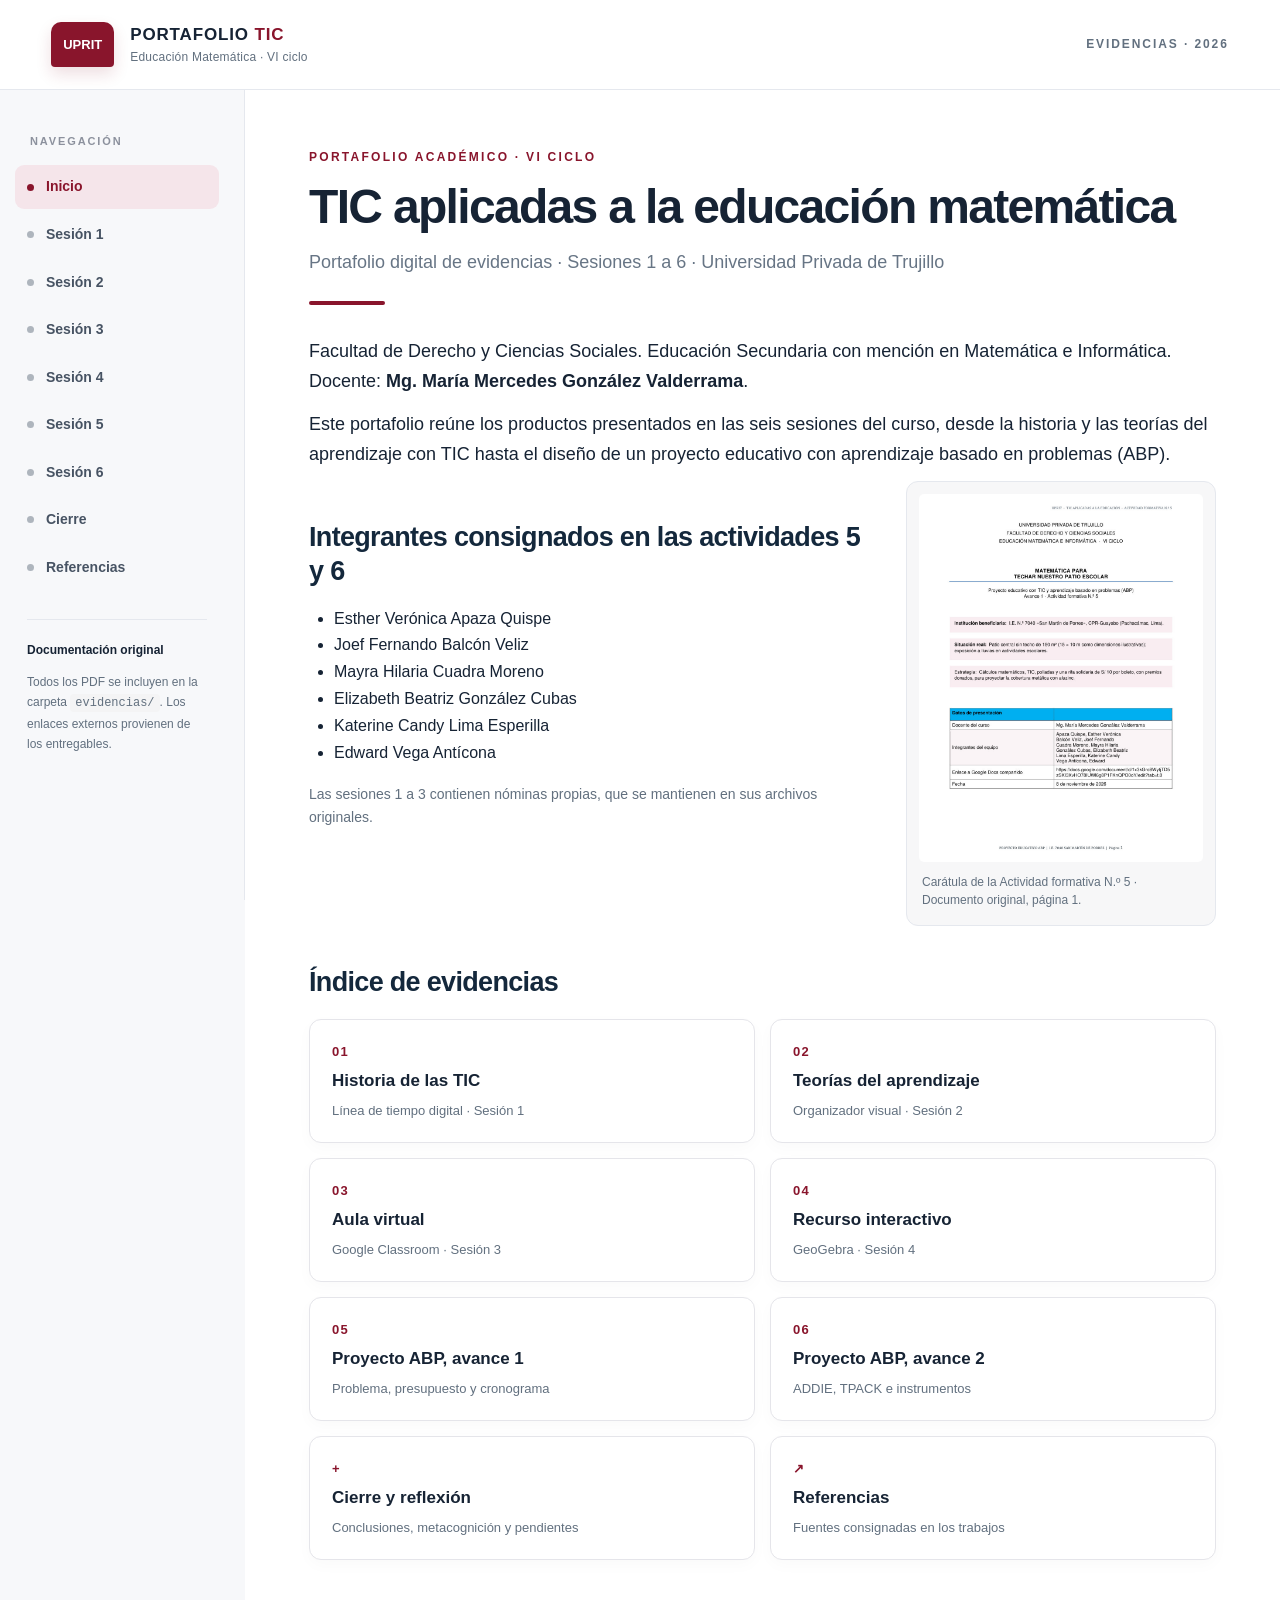
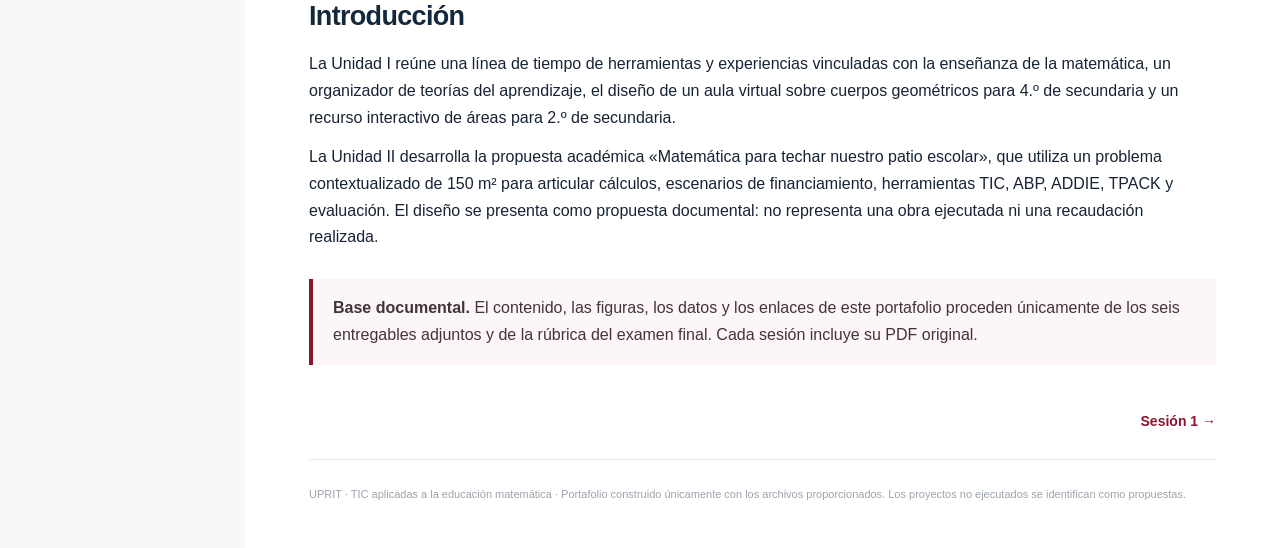
<file: PORTAFOLIO_TIC_GOOGLE_SITES/index.html>
<!DOCTYPE html>
<html lang="es"><head><meta charset="utf-8"><meta name="viewport" content="width=device-width, initial-scale=1"><title>TIC aplicadas a la educación matemática · Portafolio TIC</title><link rel="stylesheet" href="estilos.css"><meta name="description" content="Portafolio de evidencias de TIC aplicadas a la Educación Matemática, sesiones 1 a 6."></head>
<body><a href="#main" class="skip">Saltar al contenido</a><header class="top"><a class="brand" href="index.html"><span class="seal">UPRIT</span><span>PORTAFOLIO <b>TIC</b><small>Educación Matemática · VI ciclo</small></span></a><span class="top-right">EVIDENCIAS · 2026</span></header>
<div class="shell"><aside class="side"><div class="side-heading">NAVEGACIÓN</div><nav aria-label="Navegación principal"><a class="navlink selected" href="index.html" aria-current="page"><span class="navdot"></span>Inicio</a><a class="navlink " href="sesion1.html" ><span class="navdot"></span>Sesión 1</a><a class="navlink " href="sesion2.html" ><span class="navdot"></span>Sesión 2</a><a class="navlink " href="sesion3.html" ><span class="navdot"></span>Sesión 3</a><a class="navlink " href="sesion4.html" ><span class="navdot"></span>Sesión 4</a><a class="navlink " href="sesion5.html" ><span class="navdot"></span>Sesión 5</a><a class="navlink " href="sesion6.html" ><span class="navdot"></span>Sesión 6</a><a class="navlink " href="cierre.html" ><span class="navdot"></span>Cierre</a><a class="navlink " href="referencias.html" ><span class="navdot"></span>Referencias</a></nav><div class="side-bottom"><b>Documentación original</b><p>Todos los PDF se incluyen en la carpeta <code>evidencias/</code>. Los enlaces externos provienen de los entregables.</p></div></aside>
<main id="main"><div class="eyebrow">PORTAFOLIO ACADÉMICO · VI CICLO</div><h1>TIC aplicadas a la educación matemática</h1><p class="subtitle">Portafolio digital de evidencias · Sesiones 1 a 6 · Universidad Privada de Trujillo</p><div class="accentline"></div><article>
<section class="lead"><p>Facultad de Derecho y Ciencias Sociales. Educación Secundaria con mención en Matemática e Informática. Docente: <strong>Mg. María Mercedes González Valderrama</strong>.</p><p>Este portafolio reúne los productos presentados en las seis sesiones del curso, desde la historia y las teorías del aprendizaje con TIC hasta el diseño de un proyecto educativo con aprendizaje basado en problemas (ABP).</p></section>
<div class="split"><div><h2>Integrantes consignados en las actividades 5 y 6</h2><ul><li>Esther Verónica Apaza Quispe</li><li>Joef Fernando Balcón Veliz</li><li>Mayra Hilaria Cuadra Moreno</li><li>Elizabeth Beatriz González Cubas</li><li>Katerine Candy Lima Esperilla</li><li>Edward Vega Antícona</li></ul><p class="muted">Las sesiones 1 a 3 contienen nóminas propias, que se mantienen en sus archivos originales.</p></div><figure class="source-figure "><a href="evidencias/sesion-5.pdf#page=1" target="_blank" rel="noopener"><img loading="lazy" src="imagenes/s5-p1.jpg" alt="Carátula de la Actividad formativa N.º 5"></a><figcaption>Carátula de la Actividad formativa N.º 5 · Documento original, página 1.</figcaption></figure></div>
<h2>Índice de evidencias</h2>
<div class="cards">
<a class="tile" href="sesion1.html"><span>01</span><strong>Historia de las TIC</strong><small>Línea de tiempo digital · Sesión 1</small></a>
<a class="tile" href="sesion2.html"><span>02</span><strong>Teorías del aprendizaje</strong><small>Organizador visual · Sesión 2</small></a>
<a class="tile" href="sesion3.html"><span>03</span><strong>Aula virtual</strong><small>Google Classroom · Sesión 3</small></a>
<a class="tile" href="sesion4.html"><span>04</span><strong>Recurso interactivo</strong><small>GeoGebra · Sesión 4</small></a>
<a class="tile" href="sesion5.html"><span>05</span><strong>Proyecto ABP, avance 1</strong><small>Problema, presupuesto y cronograma</small></a>
<a class="tile" href="sesion6.html"><span>06</span><strong>Proyecto ABP, avance 2</strong><small>ADDIE, TPACK e instrumentos</small></a>
<a class="tile" href="cierre.html"><span>+</span><strong>Cierre y reflexión</strong><small>Conclusiones, metacognición y pendientes</small></a>
<a class="tile" href="referencias.html"><span>↗</span><strong>Referencias</strong><small>Fuentes consignadas en los trabajos</small></a>
</div>
<h2>Introducción</h2>
<p>La Unidad I reúne una línea de tiempo de herramientas y experiencias vinculadas con la enseñanza de la matemática, un organizador de teorías del aprendizaje, el diseño de un aula virtual sobre cuerpos geométricos para 4.º de secundaria y un recurso interactivo de áreas para 2.º de secundaria.</p>
<p>La Unidad II desarrolla la propuesta académica «Matemática para techar nuestro patio escolar», que utiliza un problema contextualizado de 150 m² para articular cálculos, escenarios de financiamiento, herramientas TIC, ABP, ADDIE, TPACK y evaluación. El diseño se presenta como propuesta documental: no representa una obra ejecutada ni una recaudación realizada.</p>
<div class="callout"><strong>Base documental.</strong> El contenido, las figuras, los datos y los enlaces de este portafolio proceden únicamente de los seis entregables adjuntos y de la rúbrica del examen final. Cada sesión incluye su PDF original.</div>
</article><div class="pager"><span></span><a href="sesion1.html">Sesión 1 →</a></div><footer>UPRIT · TIC aplicadas a la educación matemática · Portafolio construido únicamente con los archivos proporcionados. Los proyectos no ejecutados se identifican como propuestas.</footer></main></div></body></html>
</file>
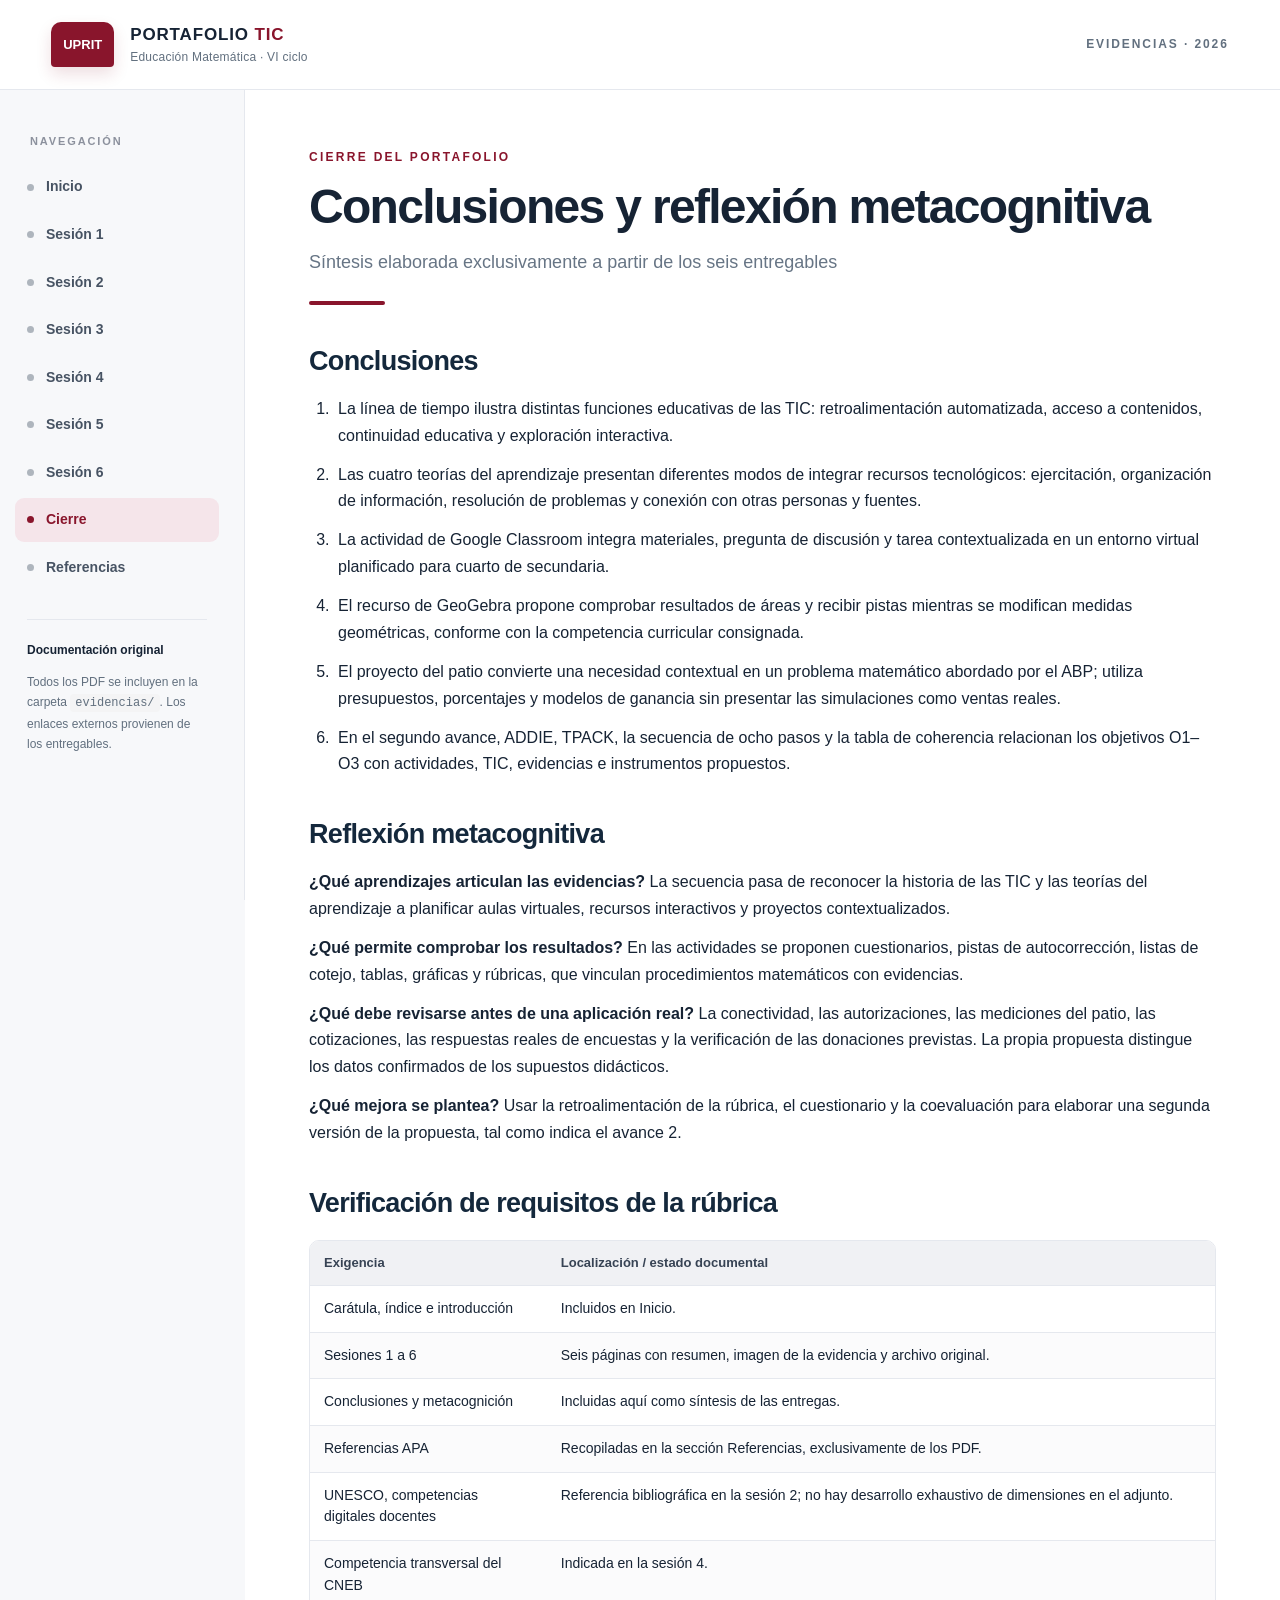
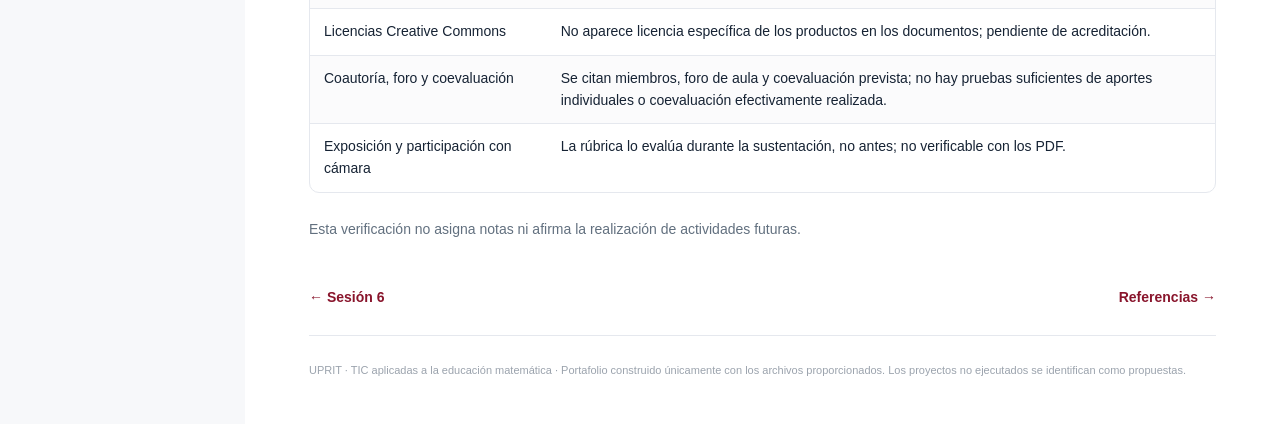
<file: PORTAFOLIO_TIC_GOOGLE_SITES/cierre.html>
<!DOCTYPE html>
<html lang="es"><head><meta charset="utf-8"><meta name="viewport" content="width=device-width, initial-scale=1"><title>Conclusiones y reflexión metacognitiva · Portafolio TIC</title><link rel="stylesheet" href="estilos.css"><meta name="description" content="Portafolio de evidencias de TIC aplicadas a la Educación Matemática, sesiones 1 a 6."></head>
<body><a href="#main" class="skip">Saltar al contenido</a><header class="top"><a class="brand" href="index.html"><span class="seal">UPRIT</span><span>PORTAFOLIO <b>TIC</b><small>Educación Matemática · VI ciclo</small></span></a><span class="top-right">EVIDENCIAS · 2026</span></header>
<div class="shell"><aside class="side"><div class="side-heading">NAVEGACIÓN</div><nav aria-label="Navegación principal"><a class="navlink " href="index.html" ><span class="navdot"></span>Inicio</a><a class="navlink " href="sesion1.html" ><span class="navdot"></span>Sesión 1</a><a class="navlink " href="sesion2.html" ><span class="navdot"></span>Sesión 2</a><a class="navlink " href="sesion3.html" ><span class="navdot"></span>Sesión 3</a><a class="navlink " href="sesion4.html" ><span class="navdot"></span>Sesión 4</a><a class="navlink " href="sesion5.html" ><span class="navdot"></span>Sesión 5</a><a class="navlink " href="sesion6.html" ><span class="navdot"></span>Sesión 6</a><a class="navlink selected" href="cierre.html" aria-current="page"><span class="navdot"></span>Cierre</a><a class="navlink " href="referencias.html" ><span class="navdot"></span>Referencias</a></nav><div class="side-bottom"><b>Documentación original</b><p>Todos los PDF se incluyen en la carpeta <code>evidencias/</code>. Los enlaces externos provienen de los entregables.</p></div></aside>
<main id="main"><div class="eyebrow">CIERRE DEL PORTAFOLIO</div><h1>Conclusiones y reflexión metacognitiva</h1><p class="subtitle">Síntesis elaborada exclusivamente a partir de los seis entregables</p><div class="accentline"></div><article>
<h2>Conclusiones</h2>
<ol class="conclusions">
<li>La línea de tiempo ilustra distintas funciones educativas de las TIC: retroalimentación automatizada, acceso a contenidos, continuidad educativa y exploración interactiva.</li>
<li>Las cuatro teorías del aprendizaje presentan diferentes modos de integrar recursos tecnológicos: ejercitación, organización de información, resolución de problemas y conexión con otras personas y fuentes.</li>
<li>La actividad de Google Classroom integra materiales, pregunta de discusión y tarea contextualizada en un entorno virtual planificado para cuarto de secundaria.</li>
<li>El recurso de GeoGebra propone comprobar resultados de áreas y recibir pistas mientras se modifican medidas geométricas, conforme con la competencia curricular consignada.</li>
<li>El proyecto del patio convierte una necesidad contextual en un problema matemático abordado por el ABP; utiliza presupuestos, porcentajes y modelos de ganancia sin presentar las simulaciones como ventas reales.</li>
<li>En el segundo avance, ADDIE, TPACK, la secuencia de ocho pasos y la tabla de coherencia relacionan los objetivos O1–O3 con actividades, TIC, evidencias e instrumentos propuestos.</li>
</ol>
<h2>Reflexión metacognitiva</h2>
<p><strong>¿Qué aprendizajes articulan las evidencias?</strong> La secuencia pasa de reconocer la historia de las TIC y las teorías del aprendizaje a planificar aulas virtuales, recursos interactivos y proyectos contextualizados.</p>
<p><strong>¿Qué permite comprobar los resultados?</strong> En las actividades se proponen cuestionarios, pistas de autocorrección, listas de cotejo, tablas, gráficas y rúbricas, que vinculan procedimientos matemáticos con evidencias.</p>
<p><strong>¿Qué debe revisarse antes de una aplicación real?</strong> La conectividad, las autorizaciones, las mediciones del patio, las cotizaciones, las respuestas reales de encuestas y la verificación de las donaciones previstas. La propia propuesta distingue los datos confirmados de los supuestos didácticos.</p>
<p><strong>¿Qué mejora se plantea?</strong> Usar la retroalimentación de la rúbrica, el cuestionario y la coevaluación para elaborar una segunda versión de la propuesta, tal como indica el avance 2.</p>
<h2>Verificación de requisitos de la rúbrica</h2>
<div class="scroll-table"><table><thead><tr><th>Exigencia</th><th>Localización / estado documental</th></tr></thead><tbody>
<tr><td>Carátula, índice e introducción</td><td>Incluidos en Inicio.</td></tr>
<tr><td>Sesiones 1 a 6</td><td>Seis páginas con resumen, imagen de la evidencia y archivo original.</td></tr>
<tr><td>Conclusiones y metacognición</td><td>Incluidas aquí como síntesis de las entregas.</td></tr>
<tr><td>Referencias APA</td><td>Recopiladas en la sección Referencias, exclusivamente de los PDF.</td></tr>
<tr><td>UNESCO, competencias digitales docentes</td><td>Referencia bibliográfica en la sesión 2; no hay desarrollo exhaustivo de dimensiones en el adjunto.</td></tr>
<tr><td>Competencia transversal del CNEB</td><td>Indicada en la sesión 4.</td></tr>
<tr><td>Licencias Creative Commons</td><td>No aparece licencia específica de los productos en los documentos; pendiente de acreditación.</td></tr>
<tr><td>Coautoría, foro y coevaluación</td><td>Se citan miembros, foro de aula y coevaluación prevista; no hay pruebas suficientes de aportes individuales o coevaluación efectivamente realizada.</td></tr>
<tr><td>Exposición y participación con cámara</td><td>La rúbrica lo evalúa durante la sustentación, no antes; no verificable con los PDF.</td></tr>
</tbody></table></div>
<p class="muted">Esta verificación no asigna notas ni afirma la realización de actividades futuras.</p>
</article><div class="pager"><a href="sesion6.html">← Sesión 6</a><span></span><a href="referencias.html">Referencias →</a></div><footer>UPRIT · TIC aplicadas a la educación matemática · Portafolio construido únicamente con los archivos proporcionados. Los proyectos no ejecutados se identifican como propuestas.</footer></main></div></body></html>
</file>
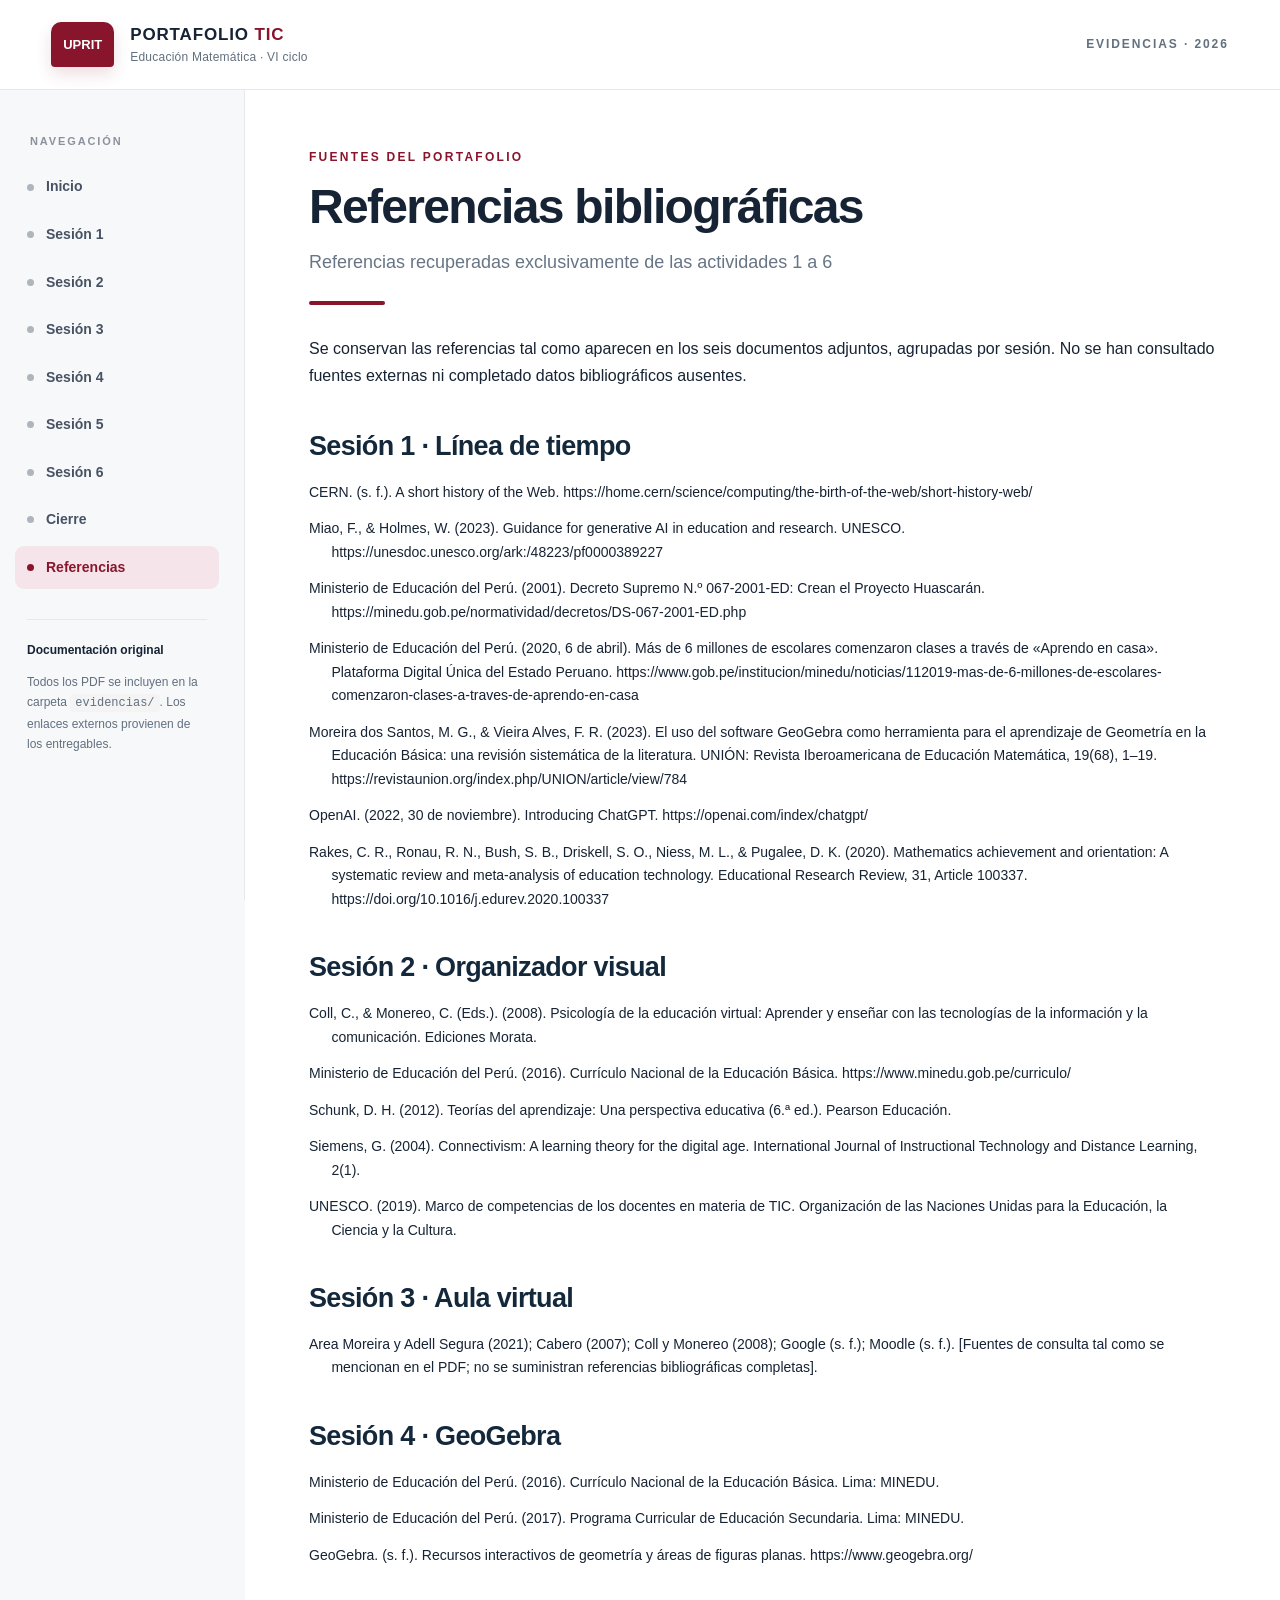
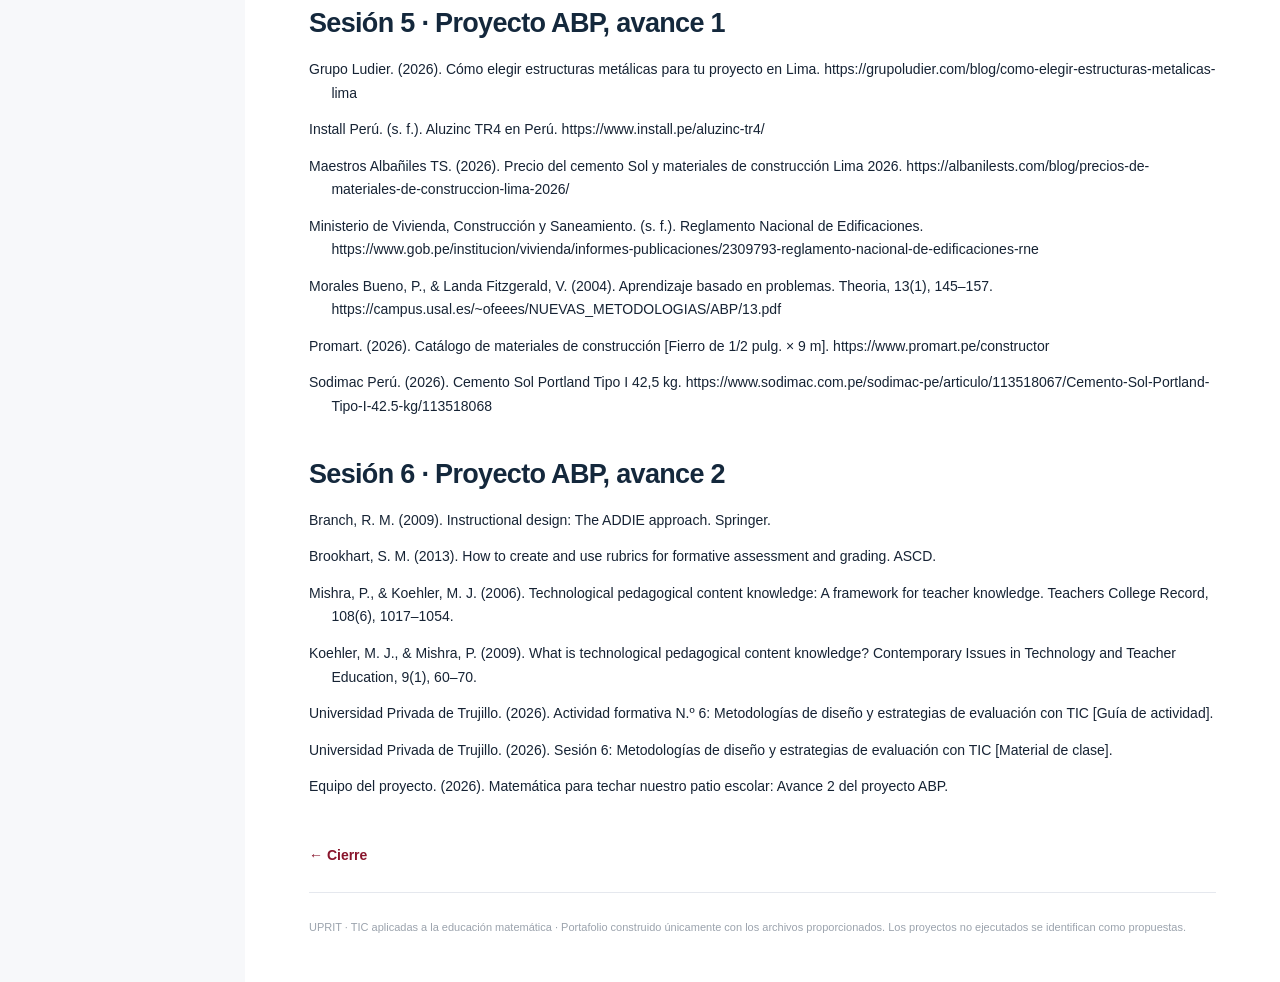
<file: PORTAFOLIO_TIC_GOOGLE_SITES/referencias.html>
<!DOCTYPE html>
<html lang="es"><head><meta charset="utf-8"><meta name="viewport" content="width=device-width, initial-scale=1"><title>Referencias bibliográficas · Portafolio TIC</title><link rel="stylesheet" href="estilos.css"><meta name="description" content="Portafolio de evidencias de TIC aplicadas a la Educación Matemática, sesiones 1 a 6."></head>
<body><a href="#main" class="skip">Saltar al contenido</a><header class="top"><a class="brand" href="index.html"><span class="seal">UPRIT</span><span>PORTAFOLIO <b>TIC</b><small>Educación Matemática · VI ciclo</small></span></a><span class="top-right">EVIDENCIAS · 2026</span></header>
<div class="shell"><aside class="side"><div class="side-heading">NAVEGACIÓN</div><nav aria-label="Navegación principal"><a class="navlink " href="index.html" ><span class="navdot"></span>Inicio</a><a class="navlink " href="sesion1.html" ><span class="navdot"></span>Sesión 1</a><a class="navlink " href="sesion2.html" ><span class="navdot"></span>Sesión 2</a><a class="navlink " href="sesion3.html" ><span class="navdot"></span>Sesión 3</a><a class="navlink " href="sesion4.html" ><span class="navdot"></span>Sesión 4</a><a class="navlink " href="sesion5.html" ><span class="navdot"></span>Sesión 5</a><a class="navlink " href="sesion6.html" ><span class="navdot"></span>Sesión 6</a><a class="navlink " href="cierre.html" ><span class="navdot"></span>Cierre</a><a class="navlink selected" href="referencias.html" aria-current="page"><span class="navdot"></span>Referencias</a></nav><div class="side-bottom"><b>Documentación original</b><p>Todos los PDF se incluyen en la carpeta <code>evidencias/</code>. Los enlaces externos provienen de los entregables.</p></div></aside>
<main id="main"><div class="eyebrow">FUENTES DEL PORTAFOLIO</div><h1>Referencias bibliográficas</h1><p class="subtitle">Referencias recuperadas exclusivamente de las actividades 1 a 6</p><div class="accentline"></div><article><p>Se conservan las referencias tal como aparecen en los seis documentos adjuntos, agrupadas por sesión. No se han consultado fuentes externas ni completado datos bibliográficos ausentes.</p><h2>Sesión 1 · Línea de tiempo</h2><div class="references"><p>CERN. (s. f.). A short history of the Web. https://home.cern/science/computing/the-birth-of-the-web/short-history-web/</p><p>Miao, F., &amp; Holmes, W. (2023). Guidance for generative AI in education and research. UNESCO. https://unesdoc.unesco.org/ark:/48223/pf0000389227</p><p>Ministerio de Educación del Perú. (2001). Decreto Supremo N.º 067-2001-ED: Crean el Proyecto Huascarán. https://minedu.gob.pe/normatividad/decretos/DS-067-2001-ED.php</p><p>Ministerio de Educación del Perú. (2020, 6 de abril). Más de 6 millones de escolares comenzaron clases a través de «Aprendo en casa». Plataforma Digital Única del Estado Peruano. https://www.gob.pe/institucion/minedu/noticias/112019-mas-de-6-millones-de-escolares-comenzaron-clases-a-traves-de-aprendo-en-casa</p><p>Moreira dos Santos, M. G., &amp; Vieira Alves, F. R. (2023). El uso del software GeoGebra como herramienta para el aprendizaje de Geometría en la Educación Básica: una revisión sistemática de la literatura. UNIÓN: Revista Iberoamericana de Educación Matemática, 19(68), 1–19. https://revistaunion.org/index.php/UNION/article/view/784</p><p>OpenAI. (2022, 30 de noviembre). Introducing ChatGPT. https://openai.com/index/chatgpt/</p><p>Rakes, C. R., Ronau, R. N., Bush, S. B., Driskell, S. O., Niess, M. L., &amp; Pugalee, D. K. (2020). Mathematics achievement and orientation: A systematic review and meta-analysis of education technology. Educational Research Review, 31, Article 100337. https://doi.org/10.1016/j.edurev.2020.100337</p></div><h2>Sesión 2 · Organizador visual</h2><div class="references"><p>Coll, C., &amp; Monereo, C. (Eds.). (2008). Psicología de la educación virtual: Aprender y enseñar con las tecnologías de la información y la comunicación. Ediciones Morata.</p><p>Ministerio de Educación del Perú. (2016). Currículo Nacional de la Educación Básica. https://www.minedu.gob.pe/curriculo/</p><p>Schunk, D. H. (2012). Teorías del aprendizaje: Una perspectiva educativa (6.ª ed.). Pearson Educación.</p><p>Siemens, G. (2004). Connectivism: A learning theory for the digital age. International Journal of Instructional Technology and Distance Learning, 2(1).</p><p>UNESCO. (2019). Marco de competencias de los docentes en materia de TIC. Organización de las Naciones Unidas para la Educación, la Ciencia y la Cultura.</p></div><h2>Sesión 3 · Aula virtual</h2><div class="references"><p>Area Moreira y Adell Segura (2021); Cabero (2007); Coll y Monereo (2008); Google (s. f.); Moodle (s. f.). [Fuentes de consulta tal como se mencionan en el PDF; no se suministran referencias bibliográficas completas].</p></div><h2>Sesión 4 · GeoGebra</h2><div class="references"><p>Ministerio de Educación del Perú. (2016). Currículo Nacional de la Educación Básica. Lima: MINEDU.</p><p>Ministerio de Educación del Perú. (2017). Programa Curricular de Educación Secundaria. Lima: MINEDU.</p><p>GeoGebra. (s. f.). Recursos interactivos de geometría y áreas de figuras planas. https://www.geogebra.org/</p></div><h2>Sesión 5 · Proyecto ABP, avance 1</h2><div class="references"><p>Grupo Ludier. (2026). Cómo elegir estructuras metálicas para tu proyecto en Lima. https://grupoludier.com/blog/como-elegir-estructuras-metalicas-lima</p><p>Install Perú. (s. f.). Aluzinc TR4 en Perú. https://www.install.pe/aluzinc-tr4/</p><p>Maestros Albañiles TS. (2026). Precio del cemento Sol y materiales de construcción Lima 2026. https://albanilests.com/blog/precios-de-materiales-de-construccion-lima-2026/</p><p>Ministerio de Vivienda, Construcción y Saneamiento. (s. f.). Reglamento Nacional de Edificaciones. https://www.gob.pe/institucion/vivienda/informes-publicaciones/2309793-reglamento-nacional-de-edificaciones-rne</p><p>Morales Bueno, P., &amp; Landa Fitzgerald, V. (2004). Aprendizaje basado en problemas. Theoria, 13(1), 145–157. https://campus.usal.es/~ofeees/NUEVAS_METODOLOGIAS/ABP/13.pdf</p><p>Promart. (2026). Catálogo de materiales de construcción [Fierro de 1/2 pulg. × 9 m]. https://www.promart.pe/constructor</p><p>Sodimac Perú. (2026). Cemento Sol Portland Tipo I 42,5 kg. https://www.sodimac.com.pe/sodimac-pe/articulo/113518067/Cemento-Sol-Portland-Tipo-I-42.5-kg/113518068</p></div><h2>Sesión 6 · Proyecto ABP, avance 2</h2><div class="references"><p>Branch, R. M. (2009). Instructional design: The ADDIE approach. Springer.</p><p>Brookhart, S. M. (2013). How to create and use rubrics for formative assessment and grading. ASCD.</p><p>Mishra, P., &amp; Koehler, M. J. (2006). Technological pedagogical content knowledge: A framework for teacher knowledge. Teachers College Record, 108(6), 1017–1054.</p><p>Koehler, M. J., &amp; Mishra, P. (2009). What is technological pedagogical content knowledge? Contemporary Issues in Technology and Teacher Education, 9(1), 60–70.</p><p>Universidad Privada de Trujillo. (2026). Actividad formativa N.º 6: Metodologías de diseño y estrategias de evaluación con TIC [Guía de actividad].</p><p>Universidad Privada de Trujillo. (2026). Sesión 6: Metodologías de diseño y estrategias de evaluación con TIC [Material de clase].</p><p>Equipo del proyecto. (2026). Matemática para techar nuestro patio escolar: Avance 2 del proyecto ABP.</p></div></article><div class="pager"><a href="cierre.html">← Cierre</a><span></span></div><footer>UPRIT · TIC aplicadas a la educación matemática · Portafolio construido únicamente con los archivos proporcionados. Los proyectos no ejecutados se identifican como propuestas.</footer></main></div></body></html>
</file>
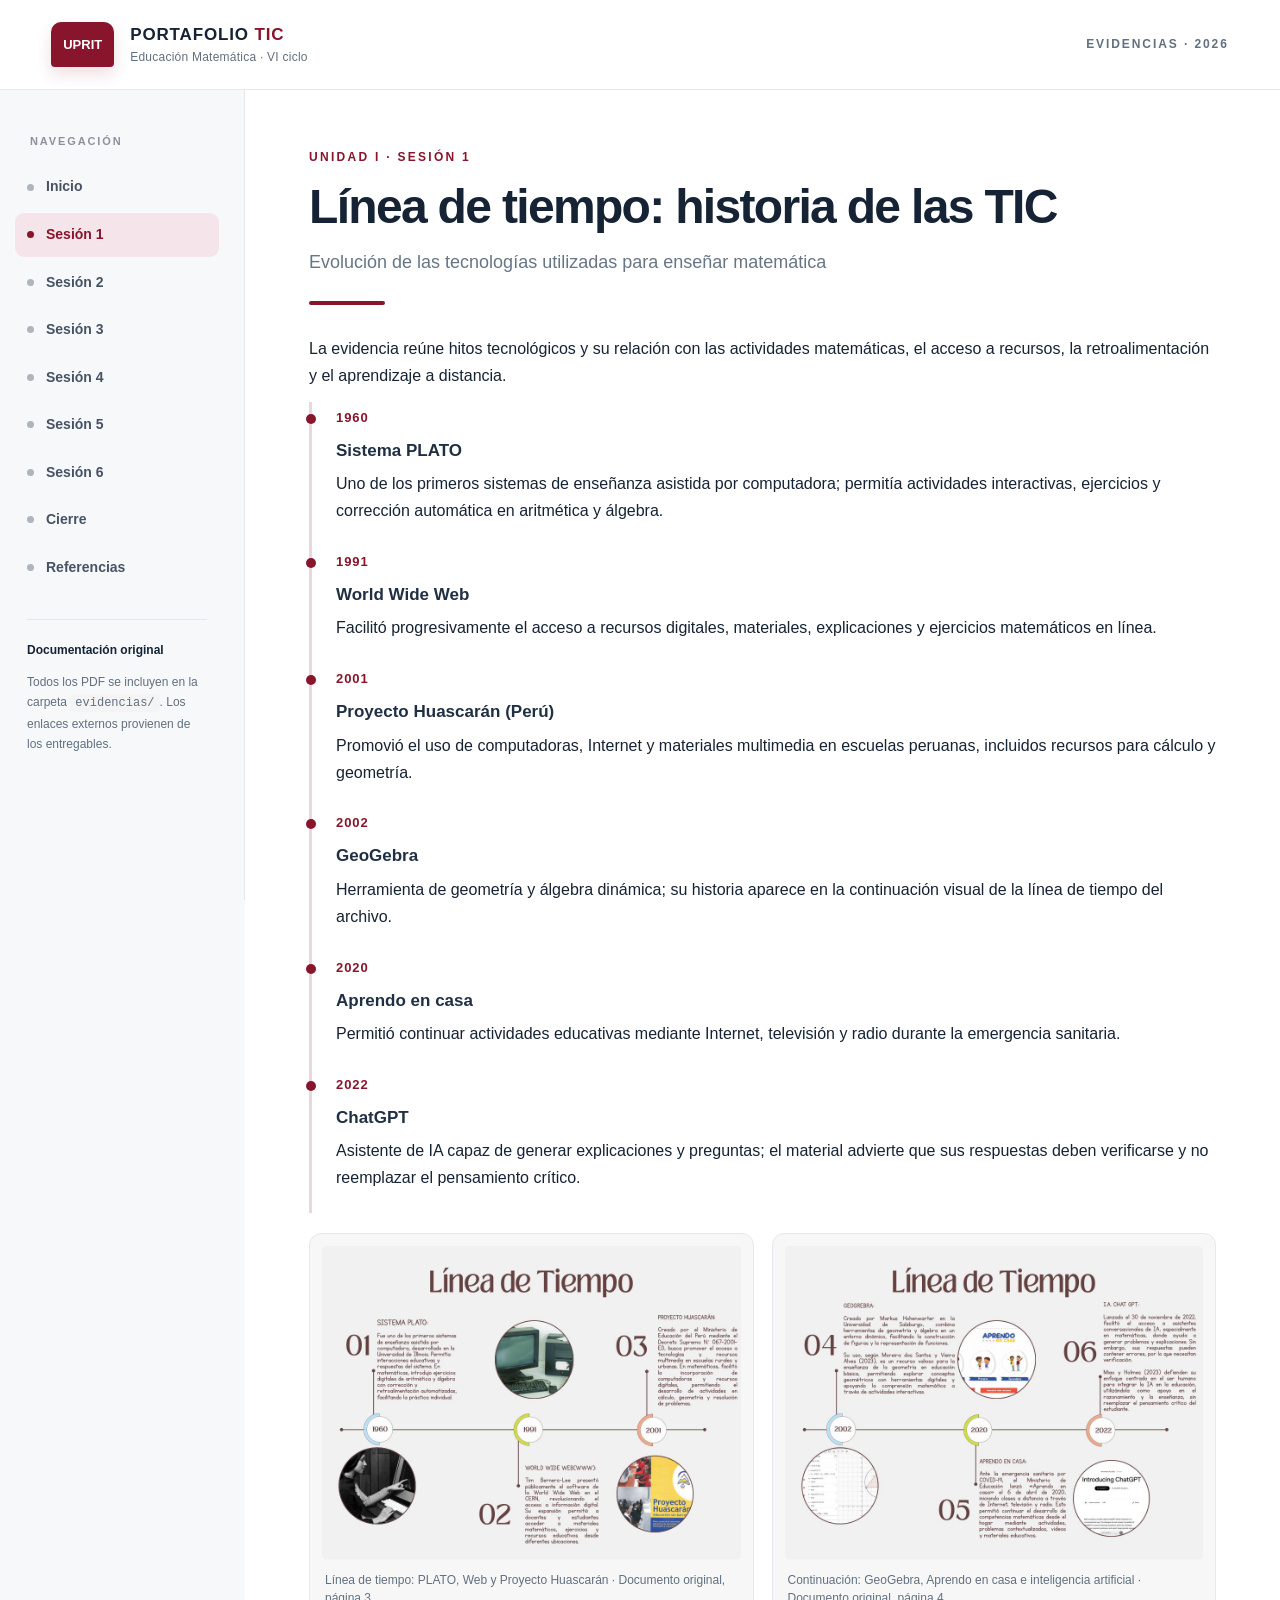
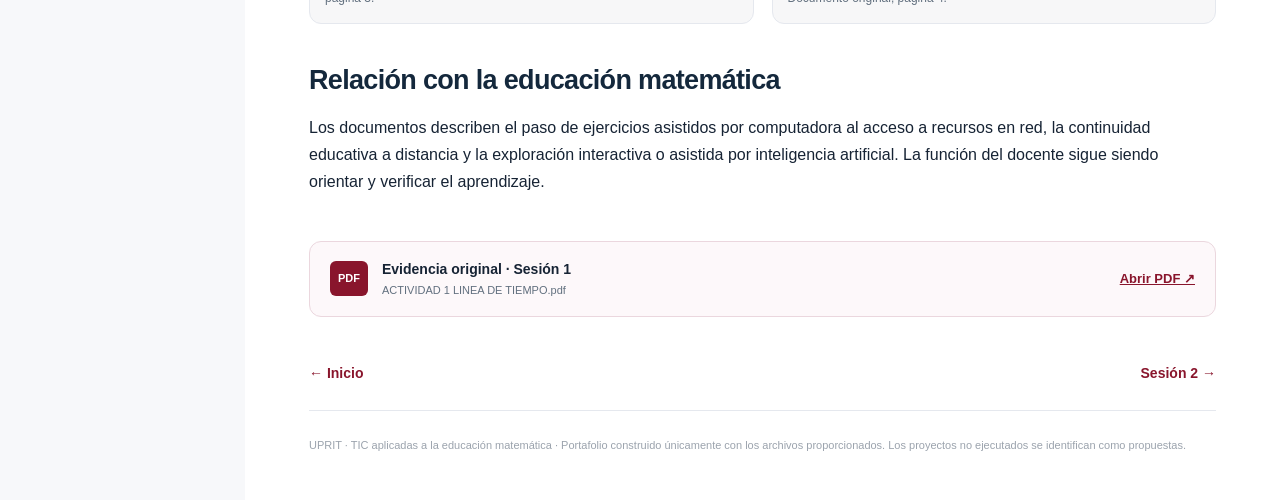
<file: PORTAFOLIO_TIC_GOOGLE_SITES/sesion1.html>
<!DOCTYPE html>
<html lang="es"><head><meta charset="utf-8"><meta name="viewport" content="width=device-width, initial-scale=1"><title>Línea de tiempo: historia de las TIC · Portafolio TIC</title><link rel="stylesheet" href="estilos.css"><meta name="description" content="Portafolio de evidencias de TIC aplicadas a la Educación Matemática, sesiones 1 a 6."></head>
<body><a href="#main" class="skip">Saltar al contenido</a><header class="top"><a class="brand" href="index.html"><span class="seal">UPRIT</span><span>PORTAFOLIO <b>TIC</b><small>Educación Matemática · VI ciclo</small></span></a><span class="top-right">EVIDENCIAS · 2026</span></header>
<div class="shell"><aside class="side"><div class="side-heading">NAVEGACIÓN</div><nav aria-label="Navegación principal"><a class="navlink " href="index.html" ><span class="navdot"></span>Inicio</a><a class="navlink selected" href="sesion1.html" aria-current="page"><span class="navdot"></span>Sesión 1</a><a class="navlink " href="sesion2.html" ><span class="navdot"></span>Sesión 2</a><a class="navlink " href="sesion3.html" ><span class="navdot"></span>Sesión 3</a><a class="navlink " href="sesion4.html" ><span class="navdot"></span>Sesión 4</a><a class="navlink " href="sesion5.html" ><span class="navdot"></span>Sesión 5</a><a class="navlink " href="sesion6.html" ><span class="navdot"></span>Sesión 6</a><a class="navlink " href="cierre.html" ><span class="navdot"></span>Cierre</a><a class="navlink " href="referencias.html" ><span class="navdot"></span>Referencias</a></nav><div class="side-bottom"><b>Documentación original</b><p>Todos los PDF se incluyen en la carpeta <code>evidencias/</code>. Los enlaces externos provienen de los entregables.</p></div></aside>
<main id="main"><div class="eyebrow">UNIDAD I · SESIÓN 1</div><h1>Línea de tiempo: historia de las TIC</h1><p class="subtitle">Evolución de las tecnologías utilizadas para enseñar matemática</p><div class="accentline"></div><article>
<p>La evidencia reúne hitos tecnológicos y su relación con las actividades matemáticas, el acceso a recursos, la retroalimentación y el aprendizaje a distancia.</p>
<div class="timeline">
<div><time>1960</time><h3>Sistema PLATO</h3><p>Uno de los primeros sistemas de enseñanza asistida por computadora; permitía actividades interactivas, ejercicios y corrección automática en aritmética y álgebra.</p></div>
<div><time>1991</time><h3>World Wide Web</h3><p>Facilitó progresivamente el acceso a recursos digitales, materiales, explicaciones y ejercicios matemáticos en línea.</p></div>
<div><time>2001</time><h3>Proyecto Huascarán (Perú)</h3><p>Promovió el uso de computadoras, Internet y materiales multimedia en escuelas peruanas, incluidos recursos para cálculo y geometría.</p></div>
<div><time>2002</time><h3>GeoGebra</h3><p>Herramienta de geometría y álgebra dinámica; su historia aparece en la continuación visual de la línea de tiempo del archivo.</p></div>
<div><time>2020</time><h3>Aprendo en casa</h3><p>Permitió continuar actividades educativas mediante Internet, televisión y radio durante la emergencia sanitaria.</p></div>
<div><time>2022</time><h3>ChatGPT</h3><p>Asistente de IA capaz de generar explicaciones y preguntas; el material advierte que sus respuestas deben verificarse y no reemplazar el pensamiento crítico.</p></div>
</div>
<div class="gallery"><figure class="source-figure "><a href="evidencias/sesion-1.pdf#page=3" target="_blank" rel="noopener"><img loading="lazy" src="imagenes/s1-p3.jpg" alt="Línea de tiempo: PLATO, Web y Proyecto Huascarán"></a><figcaption>Línea de tiempo: PLATO, Web y Proyecto Huascarán · Documento original, página 3.</figcaption></figure><figure class="source-figure "><a href="evidencias/sesion-1.pdf#page=4" target="_blank" rel="noopener"><img loading="lazy" src="imagenes/s1-p4.jpg" alt="Continuación: GeoGebra, Aprendo en casa e inteligencia artificial"></a><figcaption>Continuación: GeoGebra, Aprendo en casa e inteligencia artificial · Documento original, página 4.</figcaption></figure></div>
<h2>Relación con la educación matemática</h2><p>Los documentos describen el paso de ejercicios asistidos por computadora al acceso a recursos en red, la continuidad educativa a distancia y la exploración interactiva o asistida por inteligencia artificial. La función del docente sigue siendo orientar y verificar el aprendizaje.</p>
</article><div class="evidence-banner"><span class="file-symbol">PDF</span><div><strong>Evidencia original · Sesión 1</strong><small>ACTIVIDAD 1 LINEA DE TIEMPO.pdf</small></div><a href="evidencias/sesion-1.pdf" target="_blank" rel="noopener">Abrir PDF ↗</a></div><div class="pager"><a href="index.html">← Inicio</a><span></span><a href="sesion2.html">Sesión 2 →</a></div><footer>UPRIT · TIC aplicadas a la educación matemática · Portafolio construido únicamente con los archivos proporcionados. Los proyectos no ejecutados se identifican como propuestas.</footer></main></div></body></html>
</file>
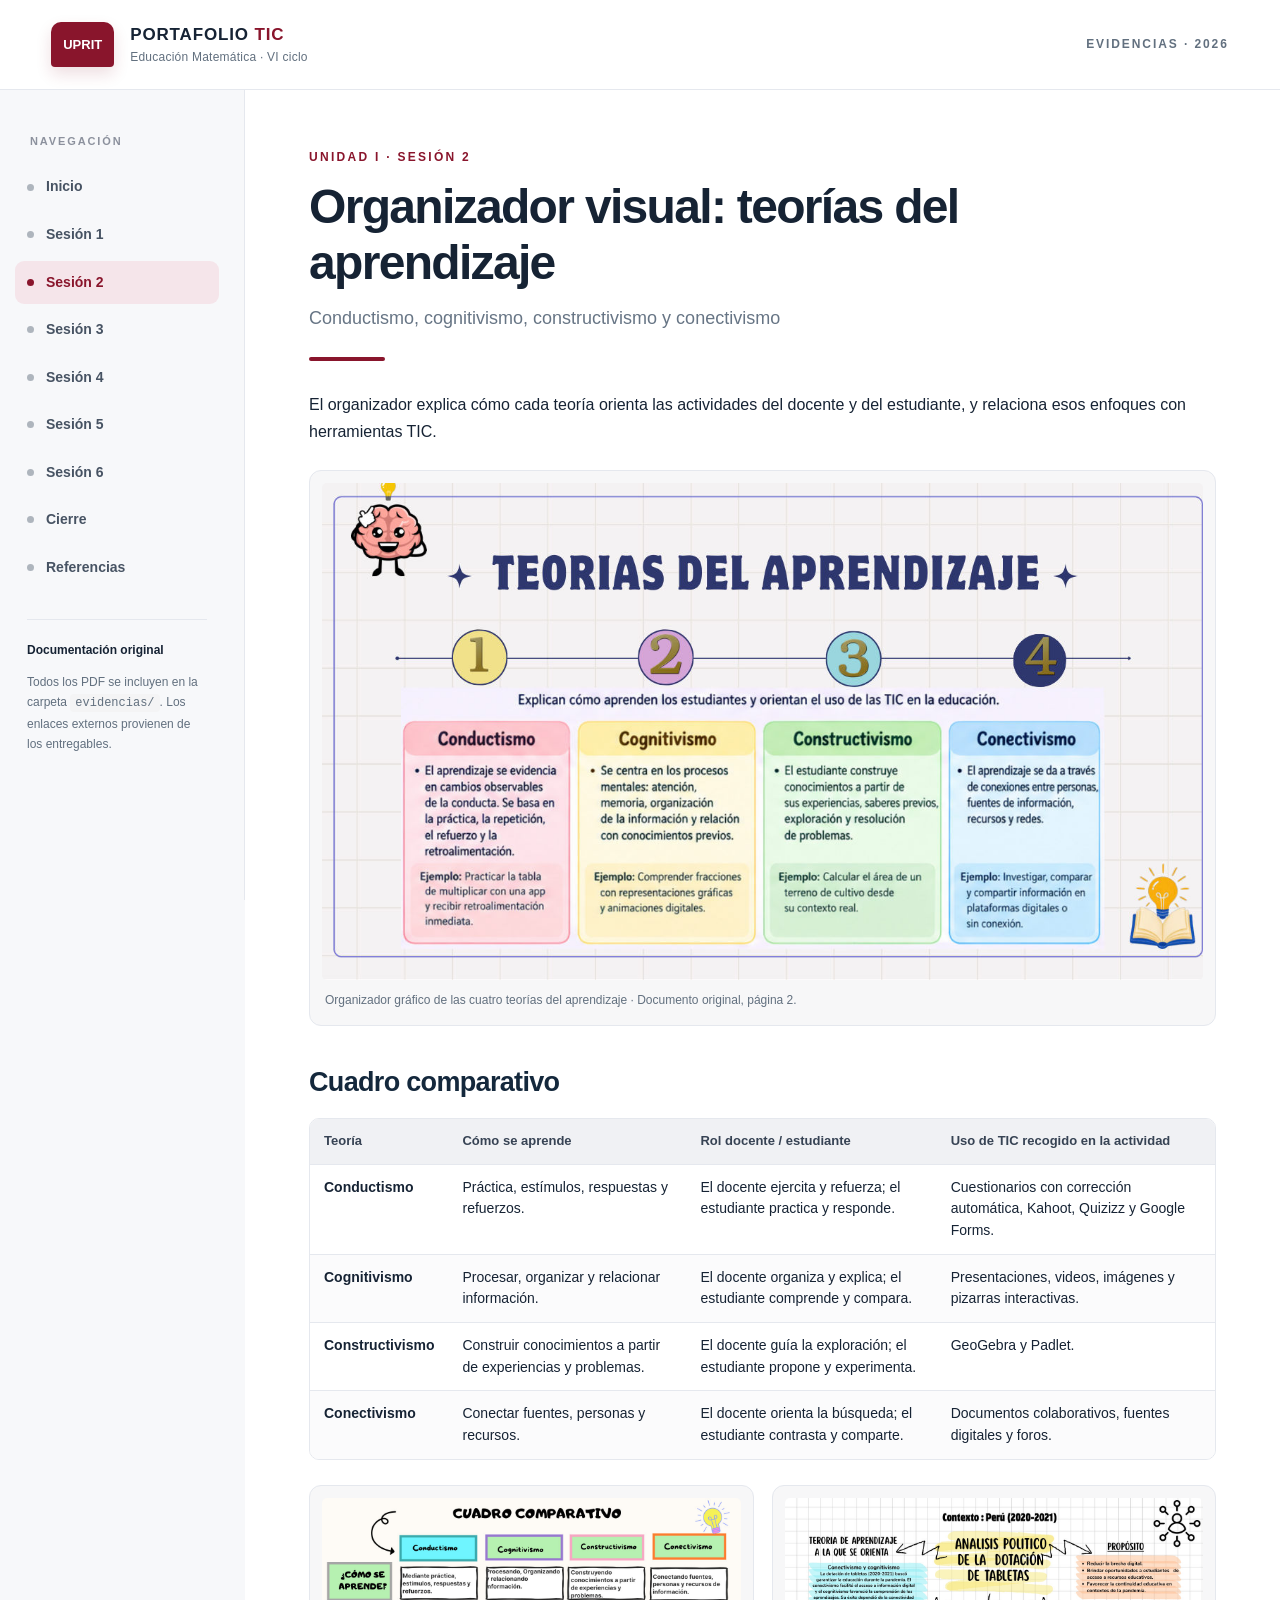
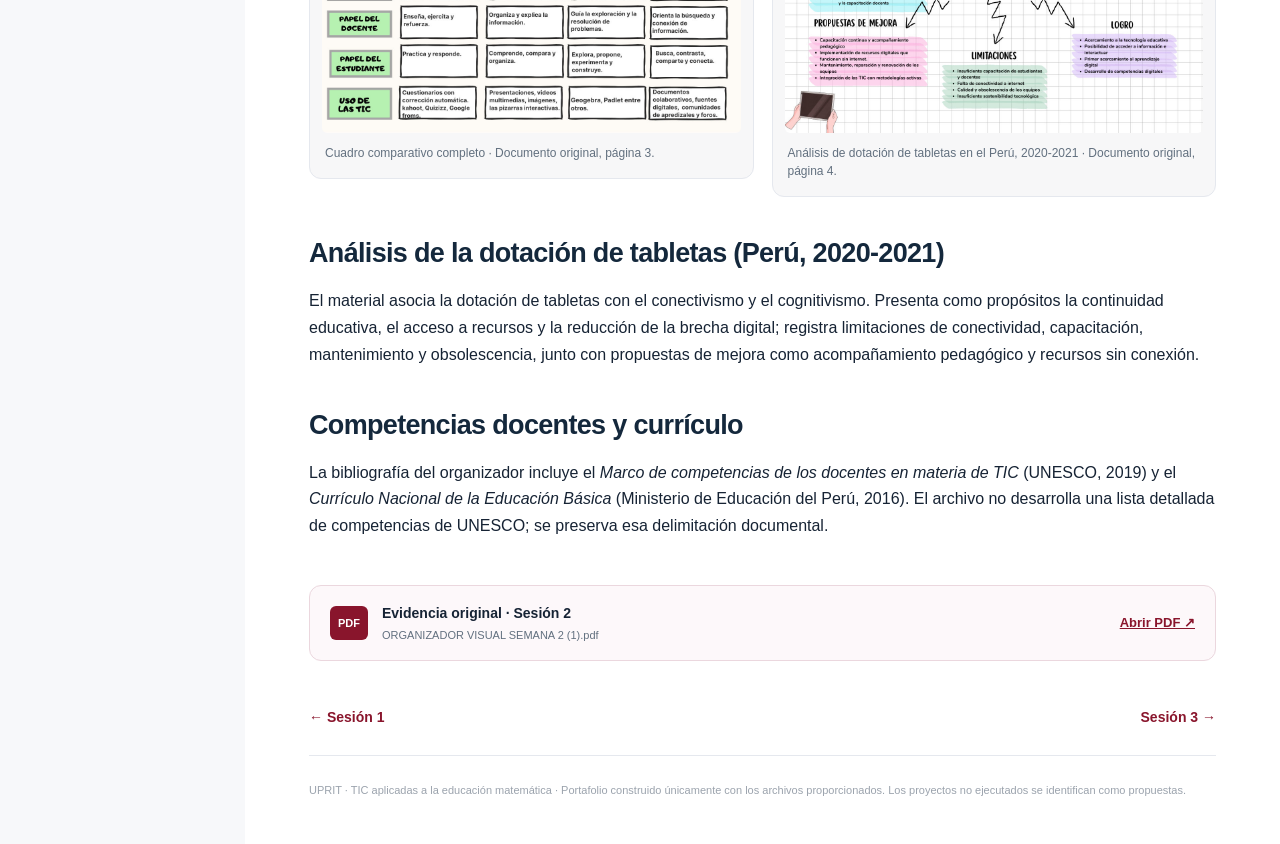
<file: PORTAFOLIO_TIC_GOOGLE_SITES/sesion2.html>
<!DOCTYPE html>
<html lang="es"><head><meta charset="utf-8"><meta name="viewport" content="width=device-width, initial-scale=1"><title>Organizador visual: teorías del aprendizaje · Portafolio TIC</title><link rel="stylesheet" href="estilos.css"><meta name="description" content="Portafolio de evidencias de TIC aplicadas a la Educación Matemática, sesiones 1 a 6."></head>
<body><a href="#main" class="skip">Saltar al contenido</a><header class="top"><a class="brand" href="index.html"><span class="seal">UPRIT</span><span>PORTAFOLIO <b>TIC</b><small>Educación Matemática · VI ciclo</small></span></a><span class="top-right">EVIDENCIAS · 2026</span></header>
<div class="shell"><aside class="side"><div class="side-heading">NAVEGACIÓN</div><nav aria-label="Navegación principal"><a class="navlink " href="index.html" ><span class="navdot"></span>Inicio</a><a class="navlink " href="sesion1.html" ><span class="navdot"></span>Sesión 1</a><a class="navlink selected" href="sesion2.html" aria-current="page"><span class="navdot"></span>Sesión 2</a><a class="navlink " href="sesion3.html" ><span class="navdot"></span>Sesión 3</a><a class="navlink " href="sesion4.html" ><span class="navdot"></span>Sesión 4</a><a class="navlink " href="sesion5.html" ><span class="navdot"></span>Sesión 5</a><a class="navlink " href="sesion6.html" ><span class="navdot"></span>Sesión 6</a><a class="navlink " href="cierre.html" ><span class="navdot"></span>Cierre</a><a class="navlink " href="referencias.html" ><span class="navdot"></span>Referencias</a></nav><div class="side-bottom"><b>Documentación original</b><p>Todos los PDF se incluyen en la carpeta <code>evidencias/</code>. Los enlaces externos provienen de los entregables.</p></div></aside>
<main id="main"><div class="eyebrow">UNIDAD I · SESIÓN 2</div><h1>Organizador visual: teorías del aprendizaje</h1><p class="subtitle">Conductismo, cognitivismo, constructivismo y conectivismo</p><div class="accentline"></div><article>
<p>El organizador explica cómo cada teoría orienta las actividades del docente y del estudiante, y relaciona esos enfoques con herramientas TIC.</p>
<figure class="source-figure wide"><a href="evidencias/sesion-2.pdf#page=2" target="_blank" rel="noopener"><img loading="lazy" src="imagenes/s2-p2.jpg" alt="Organizador gráfico de las cuatro teorías del aprendizaje"></a><figcaption>Organizador gráfico de las cuatro teorías del aprendizaje · Documento original, página 2.</figcaption></figure>
<h2>Cuadro comparativo</h2>
<div class="scroll-table"><table><thead><tr><th>Teoría</th><th>Cómo se aprende</th><th>Rol docente / estudiante</th><th>Uso de TIC recogido en la actividad</th></tr></thead><tbody>
<tr><td><strong>Conductismo</strong></td><td>Práctica, estímulos, respuestas y refuerzos.</td><td>El docente ejercita y refuerza; el estudiante practica y responde.</td><td>Cuestionarios con corrección automática, Kahoot, Quizizz y Google Forms.</td></tr>
<tr><td><strong>Cognitivismo</strong></td><td>Procesar, organizar y relacionar información.</td><td>El docente organiza y explica; el estudiante comprende y compara.</td><td>Presentaciones, videos, imágenes y pizarras interactivas.</td></tr>
<tr><td><strong>Constructivismo</strong></td><td>Construir conocimientos a partir de experiencias y problemas.</td><td>El docente guía la exploración; el estudiante propone y experimenta.</td><td>GeoGebra y Padlet.</td></tr>
<tr><td><strong>Conectivismo</strong></td><td>Conectar fuentes, personas y recursos.</td><td>El docente orienta la búsqueda; el estudiante contrasta y comparte.</td><td>Documentos colaborativos, fuentes digitales y foros.</td></tr>
</tbody></table></div>
<div class="gallery"><figure class="source-figure "><a href="evidencias/sesion-2.pdf#page=3" target="_blank" rel="noopener"><img loading="lazy" src="imagenes/s2-p3.jpg" alt="Cuadro comparativo completo"></a><figcaption>Cuadro comparativo completo · Documento original, página 3.</figcaption></figure><figure class="source-figure "><a href="evidencias/sesion-2.pdf#page=4" target="_blank" rel="noopener"><img loading="lazy" src="imagenes/s2-p4.jpg" alt="Análisis de dotación de tabletas en el Perú, 2020-2021"></a><figcaption>Análisis de dotación de tabletas en el Perú, 2020-2021 · Documento original, página 4.</figcaption></figure></div>
<h2>Análisis de la dotación de tabletas (Perú, 2020-2021)</h2>
<p>El material asocia la dotación de tabletas con el conectivismo y el cognitivismo. Presenta como propósitos la continuidad educativa, el acceso a recursos y la reducción de la brecha digital; registra limitaciones de conectividad, capacitación, mantenimiento y obsolescencia, junto con propuestas de mejora como acompañamiento pedagógico y recursos sin conexión.</p>
<h2>Competencias docentes y currículo</h2><p>La bibliografía del organizador incluye el <em>Marco de competencias de los docentes en materia de TIC</em> (UNESCO, 2019) y el <em>Currículo Nacional de la Educación Básica</em> (Ministerio de Educación del Perú, 2016). El archivo no desarrolla una lista detallada de competencias de UNESCO; se preserva esa delimitación documental.</p>
</article><div class="evidence-banner"><span class="file-symbol">PDF</span><div><strong>Evidencia original · Sesión 2</strong><small>ORGANIZADOR VISUAL SEMANA 2 (1).pdf</small></div><a href="evidencias/sesion-2.pdf" target="_blank" rel="noopener">Abrir PDF ↗</a></div><div class="pager"><a href="sesion1.html">← Sesión 1</a><span></span><a href="sesion3.html">Sesión 3 →</a></div><footer>UPRIT · TIC aplicadas a la educación matemática · Portafolio construido únicamente con los archivos proporcionados. Los proyectos no ejecutados se identifican como propuestas.</footer></main></div></body></html>
</file>
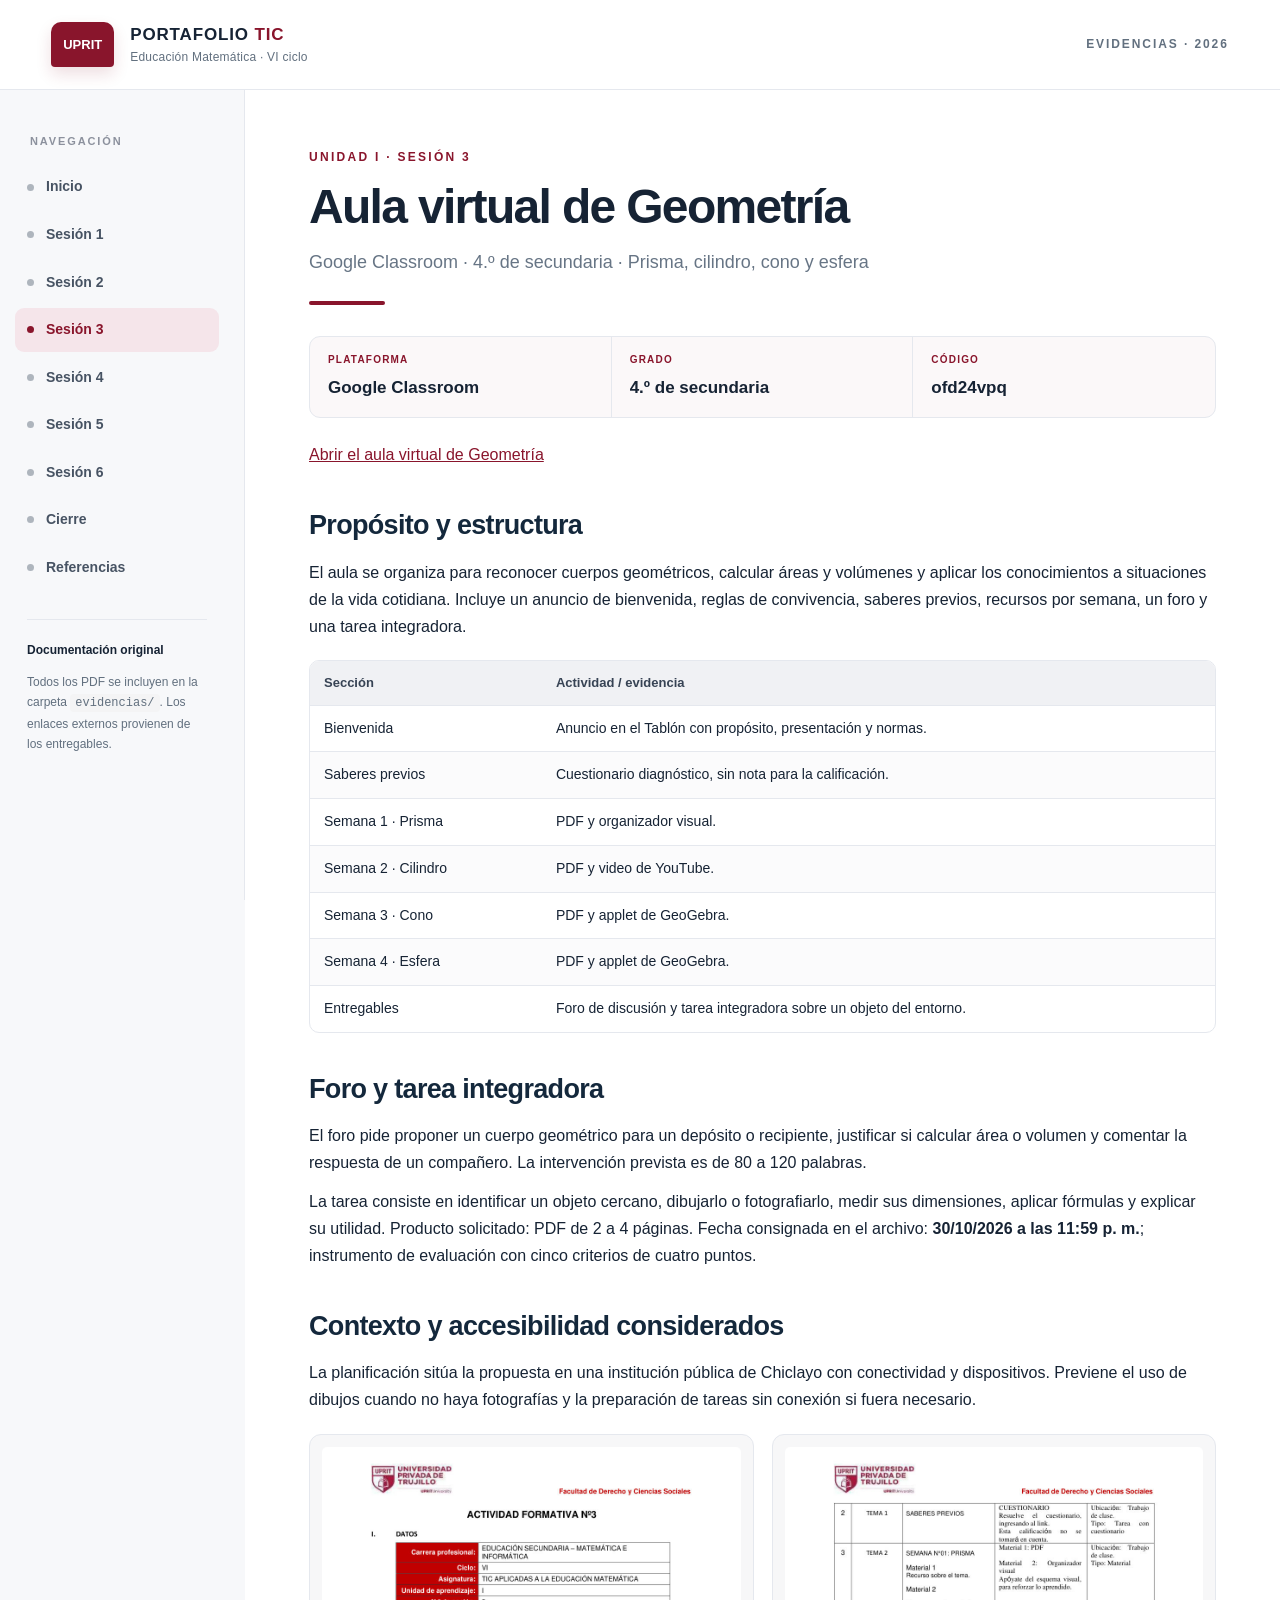
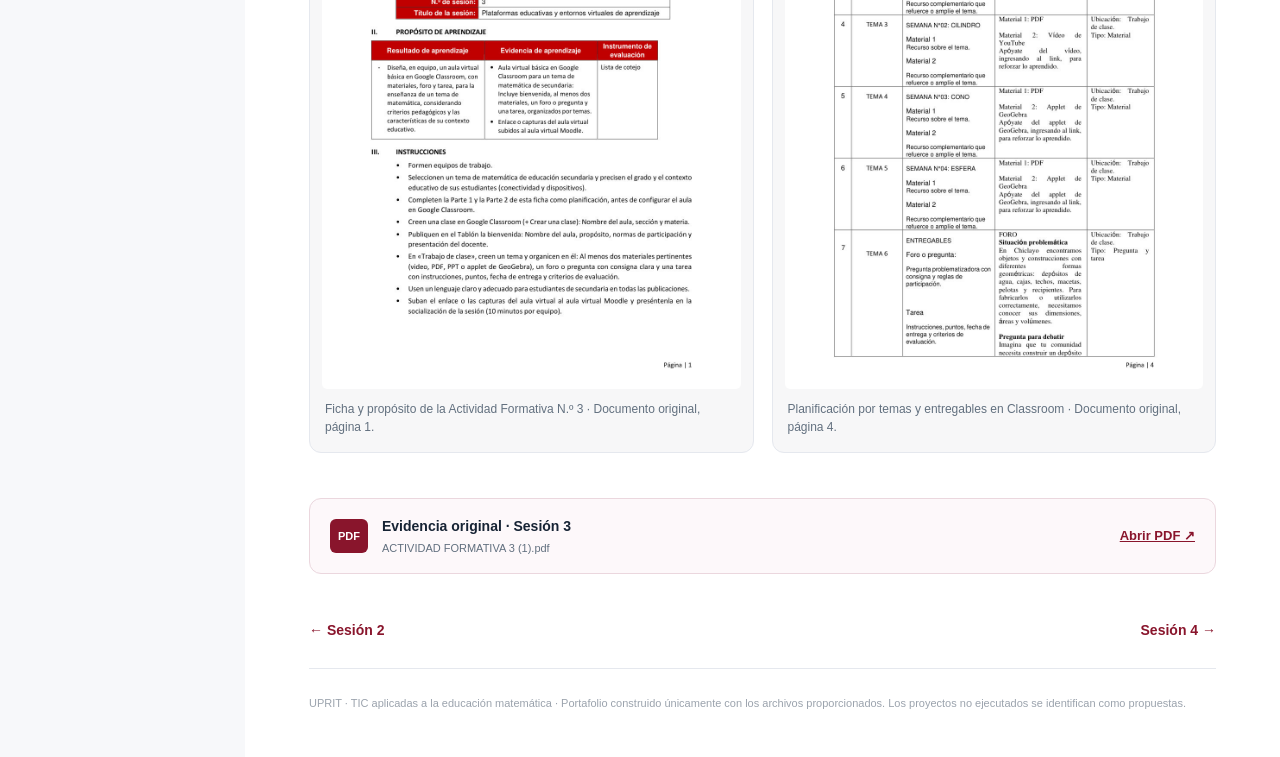
<file: PORTAFOLIO_TIC_GOOGLE_SITES/sesion3.html>
<!DOCTYPE html>
<html lang="es"><head><meta charset="utf-8"><meta name="viewport" content="width=device-width, initial-scale=1"><title>Aula virtual de Geometría · Portafolio TIC</title><link rel="stylesheet" href="estilos.css"><meta name="description" content="Portafolio de evidencias de TIC aplicadas a la Educación Matemática, sesiones 1 a 6."></head>
<body><a href="#main" class="skip">Saltar al contenido</a><header class="top"><a class="brand" href="index.html"><span class="seal">UPRIT</span><span>PORTAFOLIO <b>TIC</b><small>Educación Matemática · VI ciclo</small></span></a><span class="top-right">EVIDENCIAS · 2026</span></header>
<div class="shell"><aside class="side"><div class="side-heading">NAVEGACIÓN</div><nav aria-label="Navegación principal"><a class="navlink " href="index.html" ><span class="navdot"></span>Inicio</a><a class="navlink " href="sesion1.html" ><span class="navdot"></span>Sesión 1</a><a class="navlink " href="sesion2.html" ><span class="navdot"></span>Sesión 2</a><a class="navlink selected" href="sesion3.html" aria-current="page"><span class="navdot"></span>Sesión 3</a><a class="navlink " href="sesion4.html" ><span class="navdot"></span>Sesión 4</a><a class="navlink " href="sesion5.html" ><span class="navdot"></span>Sesión 5</a><a class="navlink " href="sesion6.html" ><span class="navdot"></span>Sesión 6</a><a class="navlink " href="cierre.html" ><span class="navdot"></span>Cierre</a><a class="navlink " href="referencias.html" ><span class="navdot"></span>Referencias</a></nav><div class="side-bottom"><b>Documentación original</b><p>Todos los PDF se incluyen en la carpeta <code>evidencias/</code>. Los enlaces externos provienen de los entregables.</p></div></aside>
<main id="main"><div class="eyebrow">UNIDAD I · SESIÓN 3</div><h1>Aula virtual de Geometría</h1><p class="subtitle">Google Classroom · 4.º de secundaria · Prisma, cilindro, cono y esfera</p><div class="accentline"></div><article>
<div class="stat-strip"><div><small>PLATAFORMA</small><b>Google Classroom</b></div><div><small>GRADO</small><b>4.º de secundaria</b></div><div><small>CÓDIGO</small><b>ofd24vpq</b></div></div>
<p><a target="_blank" rel="noopener noreferrer" href="https://classroom.google.com/c/ODgzMDkzODg3MTI1?cjc=ofd24vpq">Abrir el aula virtual de Geometría</a></p>
<h2>Propósito y estructura</h2>
<p>El aula se organiza para reconocer cuerpos geométricos, calcular áreas y volúmenes y aplicar los conocimientos a situaciones de la vida cotidiana. Incluye un anuncio de bienvenida, reglas de convivencia, saberes previos, recursos por semana, un foro y una tarea integradora.</p>
<div class="scroll-table"><table><thead><tr><th>Sección</th><th>Actividad / evidencia</th></tr></thead><tbody>
<tr><td>Bienvenida</td><td>Anuncio en el Tablón con propósito, presentación y normas.</td></tr>
<tr><td>Saberes previos</td><td>Cuestionario diagnóstico, sin nota para la calificación.</td></tr>
<tr><td>Semana 1 · Prisma</td><td>PDF y organizador visual.</td></tr>
<tr><td>Semana 2 · Cilindro</td><td>PDF y video de YouTube.</td></tr>
<tr><td>Semana 3 · Cono</td><td>PDF y applet de GeoGebra.</td></tr>
<tr><td>Semana 4 · Esfera</td><td>PDF y applet de GeoGebra.</td></tr>
<tr><td>Entregables</td><td>Foro de discusión y tarea integradora sobre un objeto del entorno.</td></tr>
</tbody></table></div>
<h2>Foro y tarea integradora</h2>
<p>El foro pide proponer un cuerpo geométrico para un depósito o recipiente, justificar si calcular área o volumen y comentar la respuesta de un compañero. La intervención prevista es de 80 a 120 palabras.</p>
<p>La tarea consiste en identificar un objeto cercano, dibujarlo o fotografiarlo, medir sus dimensiones, aplicar fórmulas y explicar su utilidad. Producto solicitado: PDF de 2 a 4 páginas. Fecha consignada en el archivo: <strong>30/10/2026 a las 11:59 p. m.</strong>; instrumento de evaluación con cinco criterios de cuatro puntos.</p>
<h2>Contexto y accesibilidad considerados</h2><p>La planificación sitúa la propuesta en una institución pública de Chiclayo con conectividad y dispositivos. Previene el uso de dibujos cuando no haya fotografías y la preparación de tareas sin conexión si fuera necesario.</p>
<div class="gallery"><figure class="source-figure "><a href="evidencias/sesion-3.pdf#page=1" target="_blank" rel="noopener"><img loading="lazy" src="imagenes/s3-p1.jpg" alt="Ficha y propósito de la Actividad Formativa N.º 3"></a><figcaption>Ficha y propósito de la Actividad Formativa N.º 3 · Documento original, página 1.</figcaption></figure><figure class="source-figure "><a href="evidencias/sesion-3.pdf#page=4" target="_blank" rel="noopener"><img loading="lazy" src="imagenes/s3-p4.jpg" alt="Planificación por temas y entregables en Classroom"></a><figcaption>Planificación por temas y entregables en Classroom · Documento original, página 4.</figcaption></figure></div>
</article><div class="evidence-banner"><span class="file-symbol">PDF</span><div><strong>Evidencia original · Sesión 3</strong><small>ACTIVIDAD FORMATIVA 3 (1).pdf</small></div><a href="evidencias/sesion-3.pdf" target="_blank" rel="noopener">Abrir PDF ↗</a></div><div class="pager"><a href="sesion2.html">← Sesión 2</a><span></span><a href="sesion4.html">Sesión 4 →</a></div><footer>UPRIT · TIC aplicadas a la educación matemática · Portafolio construido únicamente con los archivos proporcionados. Los proyectos no ejecutados se identifican como propuestas.</footer></main></div></body></html>
</file>
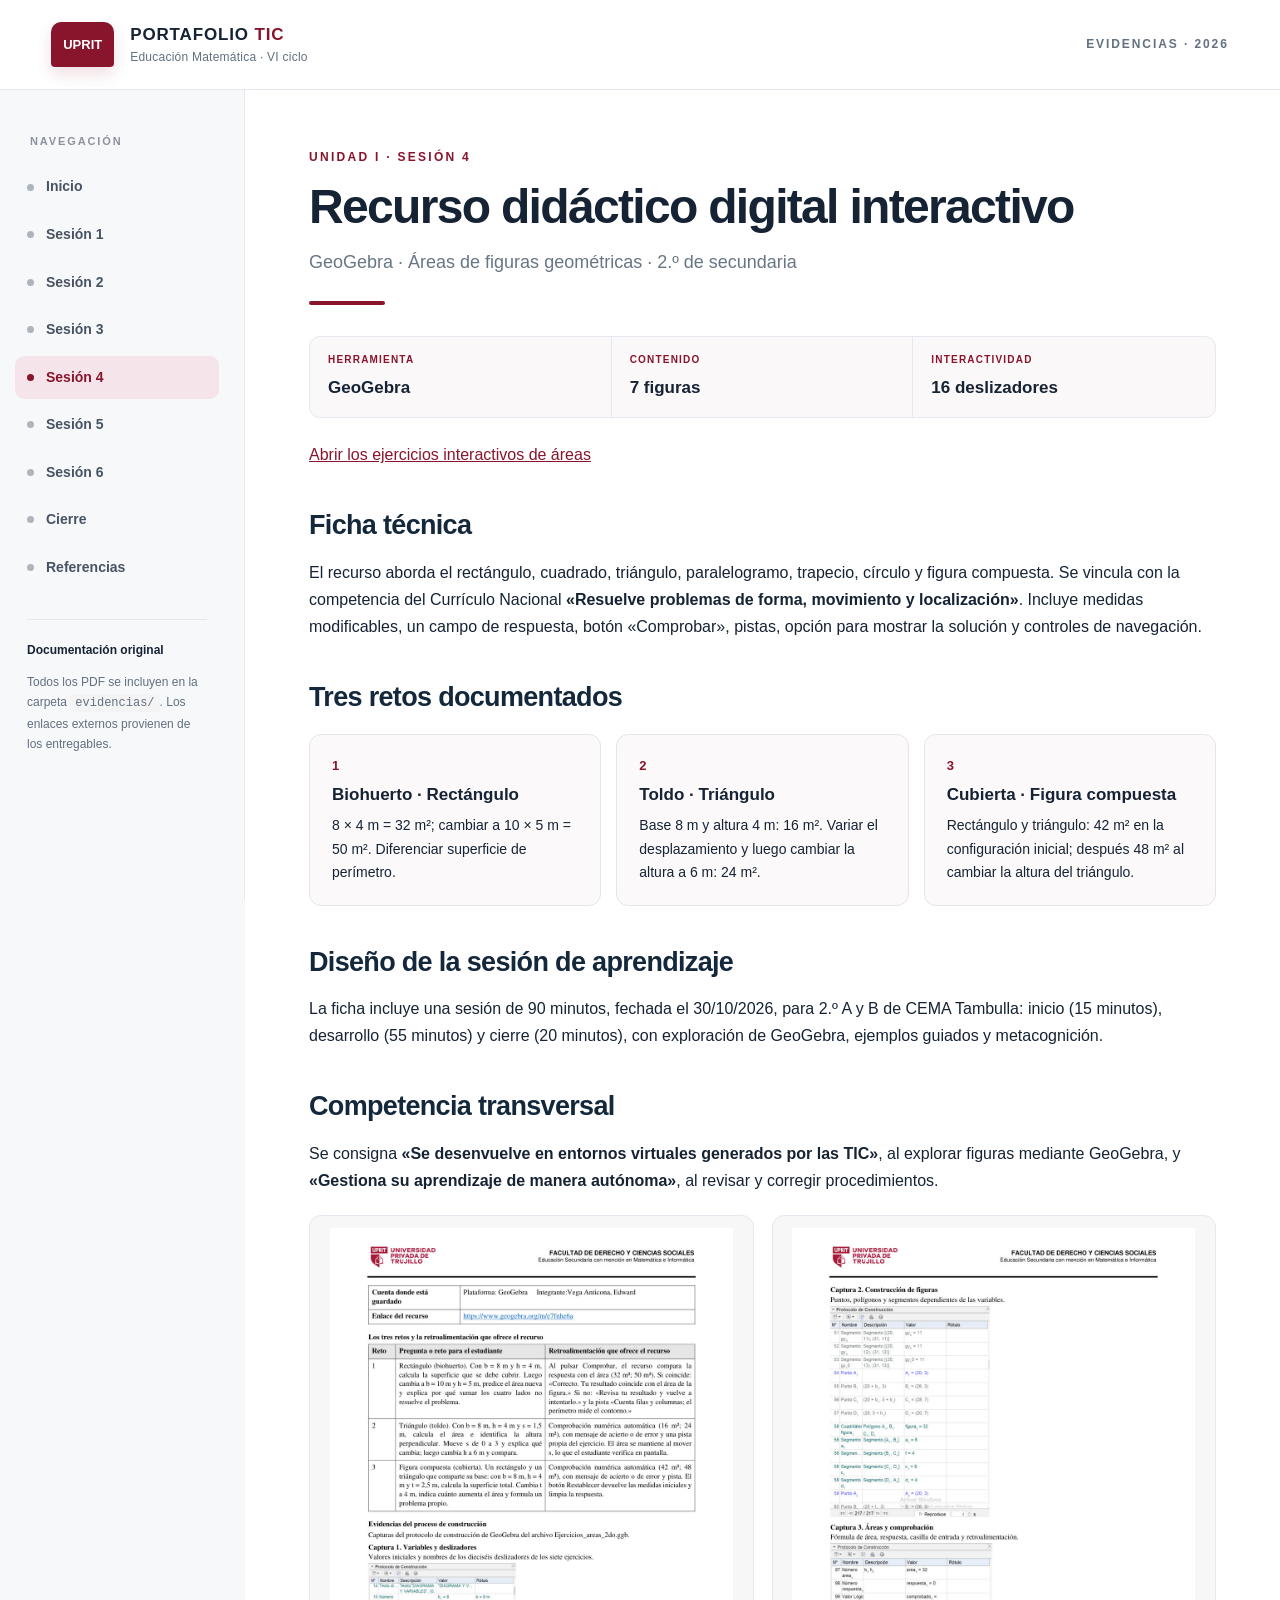
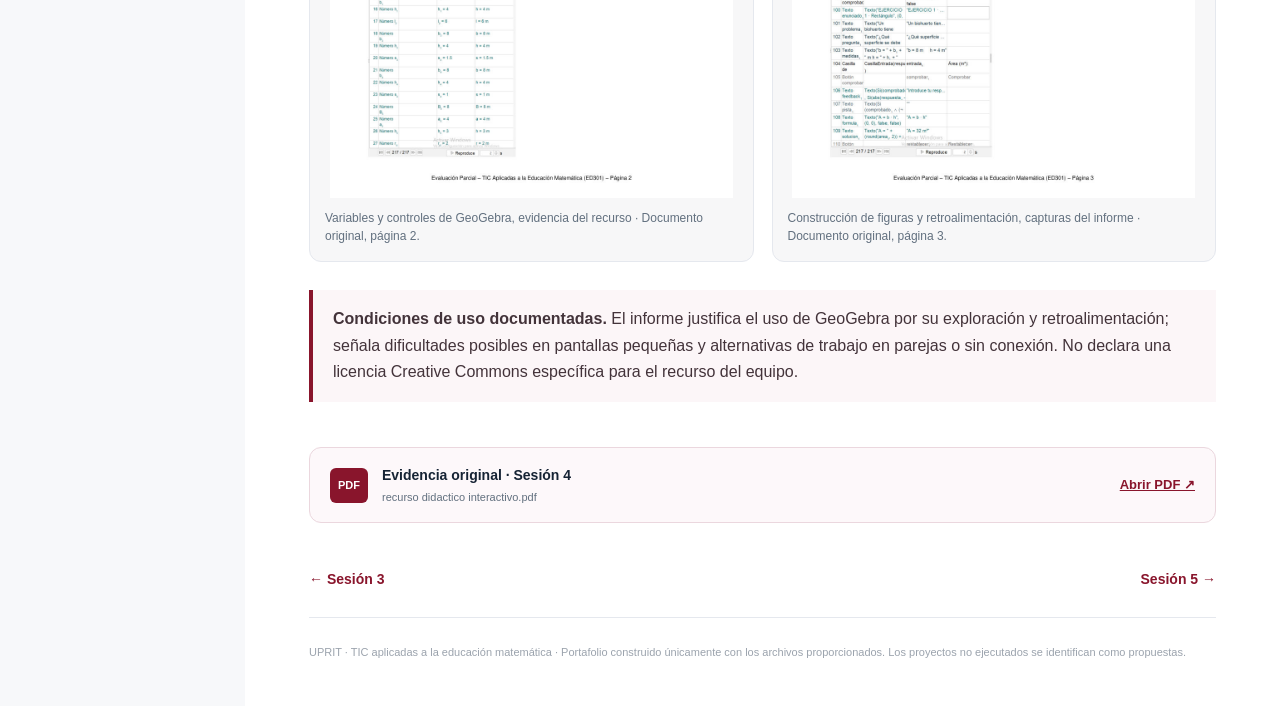
<file: PORTAFOLIO_TIC_GOOGLE_SITES/sesion4.html>
<!DOCTYPE html>
<html lang="es"><head><meta charset="utf-8"><meta name="viewport" content="width=device-width, initial-scale=1"><title>Recurso didáctico digital interactivo · Portafolio TIC</title><link rel="stylesheet" href="estilos.css"><meta name="description" content="Portafolio de evidencias de TIC aplicadas a la Educación Matemática, sesiones 1 a 6."></head>
<body><a href="#main" class="skip">Saltar al contenido</a><header class="top"><a class="brand" href="index.html"><span class="seal">UPRIT</span><span>PORTAFOLIO <b>TIC</b><small>Educación Matemática · VI ciclo</small></span></a><span class="top-right">EVIDENCIAS · 2026</span></header>
<div class="shell"><aside class="side"><div class="side-heading">NAVEGACIÓN</div><nav aria-label="Navegación principal"><a class="navlink " href="index.html" ><span class="navdot"></span>Inicio</a><a class="navlink " href="sesion1.html" ><span class="navdot"></span>Sesión 1</a><a class="navlink " href="sesion2.html" ><span class="navdot"></span>Sesión 2</a><a class="navlink " href="sesion3.html" ><span class="navdot"></span>Sesión 3</a><a class="navlink selected" href="sesion4.html" aria-current="page"><span class="navdot"></span>Sesión 4</a><a class="navlink " href="sesion5.html" ><span class="navdot"></span>Sesión 5</a><a class="navlink " href="sesion6.html" ><span class="navdot"></span>Sesión 6</a><a class="navlink " href="cierre.html" ><span class="navdot"></span>Cierre</a><a class="navlink " href="referencias.html" ><span class="navdot"></span>Referencias</a></nav><div class="side-bottom"><b>Documentación original</b><p>Todos los PDF se incluyen en la carpeta <code>evidencias/</code>. Los enlaces externos provienen de los entregables.</p></div></aside>
<main id="main"><div class="eyebrow">UNIDAD I · SESIÓN 4</div><h1>Recurso didáctico digital interactivo</h1><p class="subtitle">GeoGebra · Áreas de figuras geométricas · 2.º de secundaria</p><div class="accentline"></div><article>
<div class="stat-strip"><div><small>HERRAMIENTA</small><b>GeoGebra</b></div><div><small>CONTENIDO</small><b>7 figuras</b></div><div><small>INTERACTIVIDAD</small><b>16 deslizadores</b></div></div>
<p><a target="_blank" rel="noopener noreferrer" href="https://www.geogebra.org/m/e7fnhe6a">Abrir los ejercicios interactivos de áreas</a></p>
<h2>Ficha técnica</h2>
<p>El recurso aborda el rectángulo, cuadrado, triángulo, paralelogramo, trapecio, círculo y figura compuesta. Se vincula con la competencia del Currículo Nacional <strong>«Resuelve problemas de forma, movimiento y localización»</strong>. Incluye medidas modificables, un campo de respuesta, botón «Comprobar», pistas, opción para mostrar la solución y controles de navegación.</p>
<h2>Tres retos documentados</h2>
<div class="cards three">
<div class="tile neutral"><span>1</span><strong>Biohuerto · Rectángulo</strong><p>8 × 4 m = 32 m²; cambiar a 10 × 5 m = 50 m². Diferenciar superficie de perímetro.</p></div>
<div class="tile neutral"><span>2</span><strong>Toldo · Triángulo</strong><p>Base 8 m y altura 4 m: 16 m². Variar el desplazamiento y luego cambiar la altura a 6 m: 24 m².</p></div>
<div class="tile neutral"><span>3</span><strong>Cubierta · Figura compuesta</strong><p>Rectángulo y triángulo: 42 m² en la configuración inicial; después 48 m² al cambiar la altura del triángulo.</p></div>
</div>
<h2>Diseño de la sesión de aprendizaje</h2><p>La ficha incluye una sesión de 90 minutos, fechada el 30/10/2026, para 2.º A y B de CEMA Tambulla: inicio (15 minutos), desarrollo (55 minutos) y cierre (20 minutos), con exploración de GeoGebra, ejemplos guiados y metacognición.</p>
<h2>Competencia transversal</h2><p>Se consigna <strong>«Se desenvuelve en entornos virtuales generados por las TIC»</strong>, al explorar figuras mediante GeoGebra, y <strong>«Gestiona su aprendizaje de manera autónoma»</strong>, al revisar y corregir procedimientos.</p>
<div class="gallery"><figure class="source-figure "><a href="evidencias/sesion-4.pdf#page=2" target="_blank" rel="noopener"><img loading="lazy" src="imagenes/s4-p2.jpg" alt="Variables y controles de GeoGebra, evidencia del recurso"></a><figcaption>Variables y controles de GeoGebra, evidencia del recurso · Documento original, página 2.</figcaption></figure><figure class="source-figure "><a href="evidencias/sesion-4.pdf#page=3" target="_blank" rel="noopener"><img loading="lazy" src="imagenes/s4-p3.jpg" alt="Construcción de figuras y retroalimentación, capturas del informe"></a><figcaption>Construcción de figuras y retroalimentación, capturas del informe · Documento original, página 3.</figcaption></figure></div>
<div class="callout"><strong>Condiciones de uso documentadas.</strong> El informe justifica el uso de GeoGebra por su exploración y retroalimentación; señala dificultades posibles en pantallas pequeñas y alternativas de trabajo en parejas o sin conexión. No declara una licencia Creative Commons específica para el recurso del equipo.</div>
</article><div class="evidence-banner"><span class="file-symbol">PDF</span><div><strong>Evidencia original · Sesión 4</strong><small>recurso didactico interactivo.pdf</small></div><a href="evidencias/sesion-4.pdf" target="_blank" rel="noopener">Abrir PDF ↗</a></div><div class="pager"><a href="sesion3.html">← Sesión 3</a><span></span><a href="sesion5.html">Sesión 5 →</a></div><footer>UPRIT · TIC aplicadas a la educación matemática · Portafolio construido únicamente con los archivos proporcionados. Los proyectos no ejecutados se identifican como propuestas.</footer></main></div></body></html>
</file>
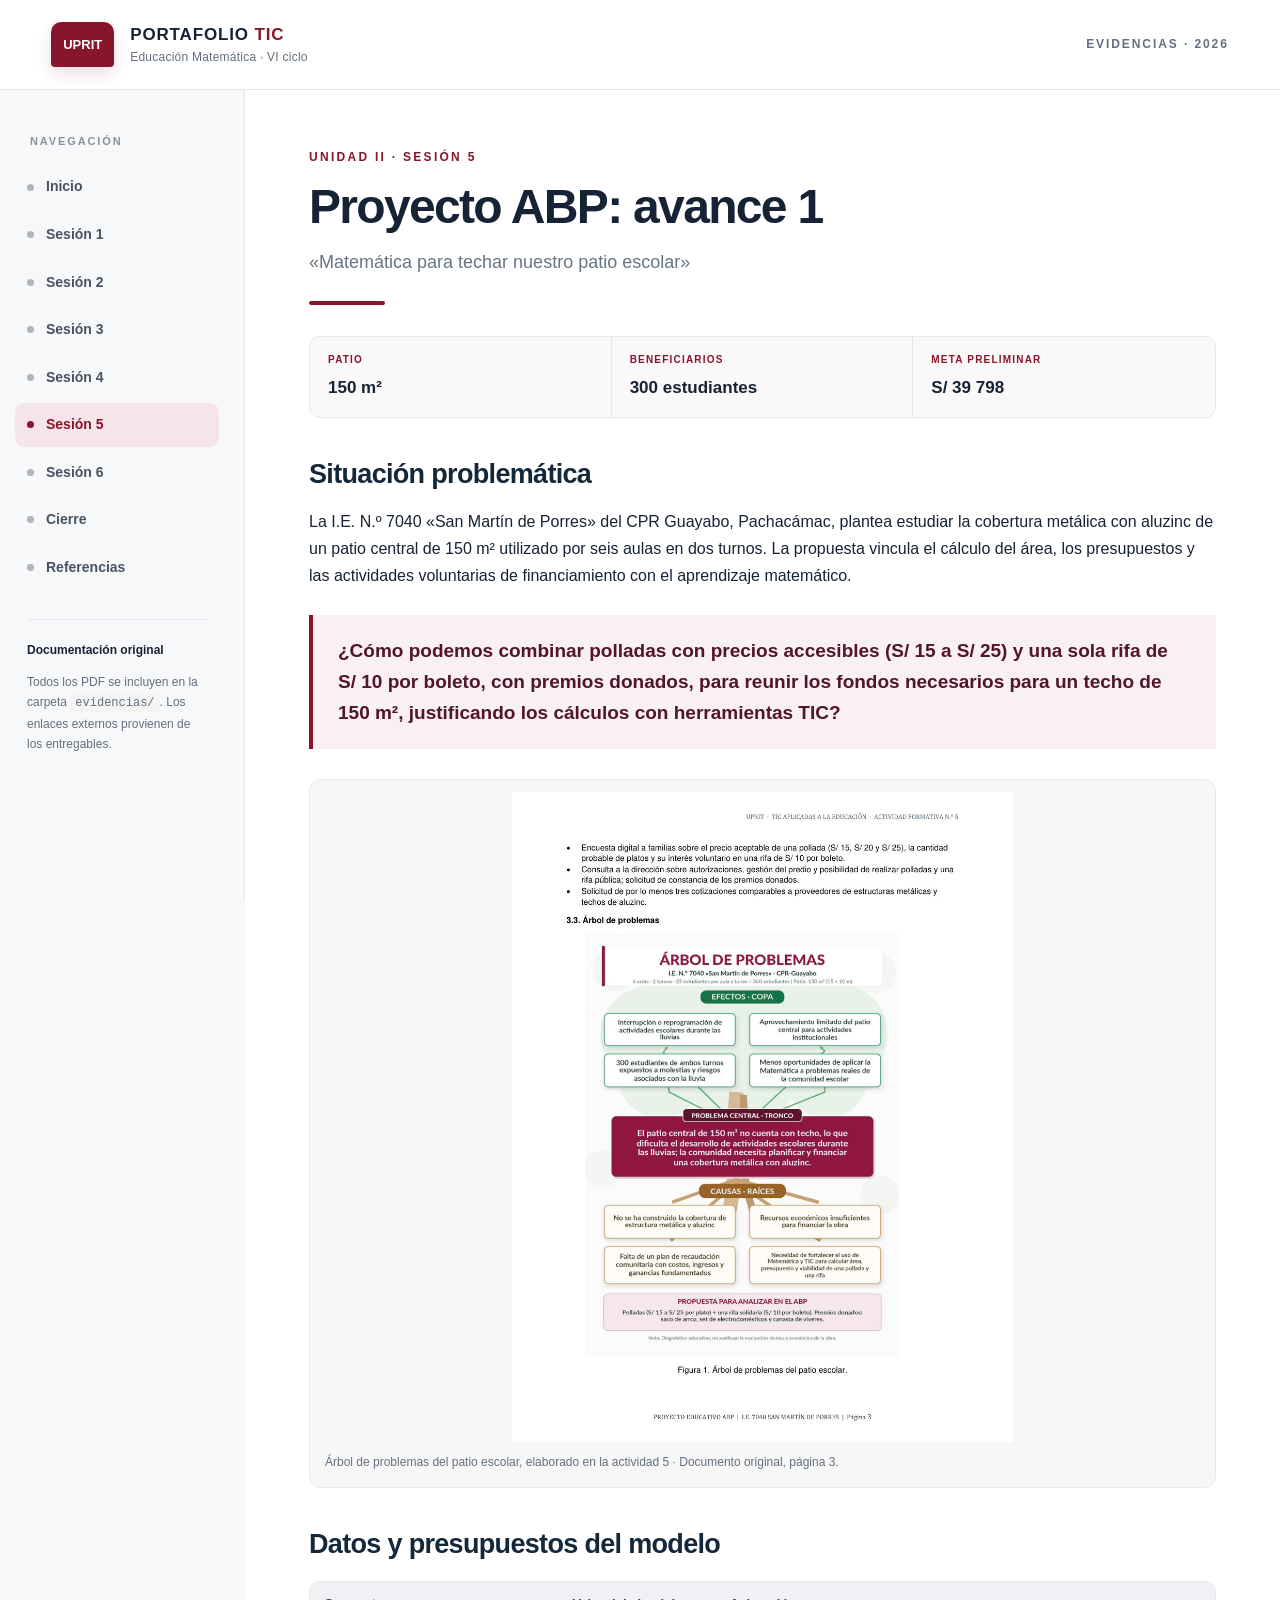
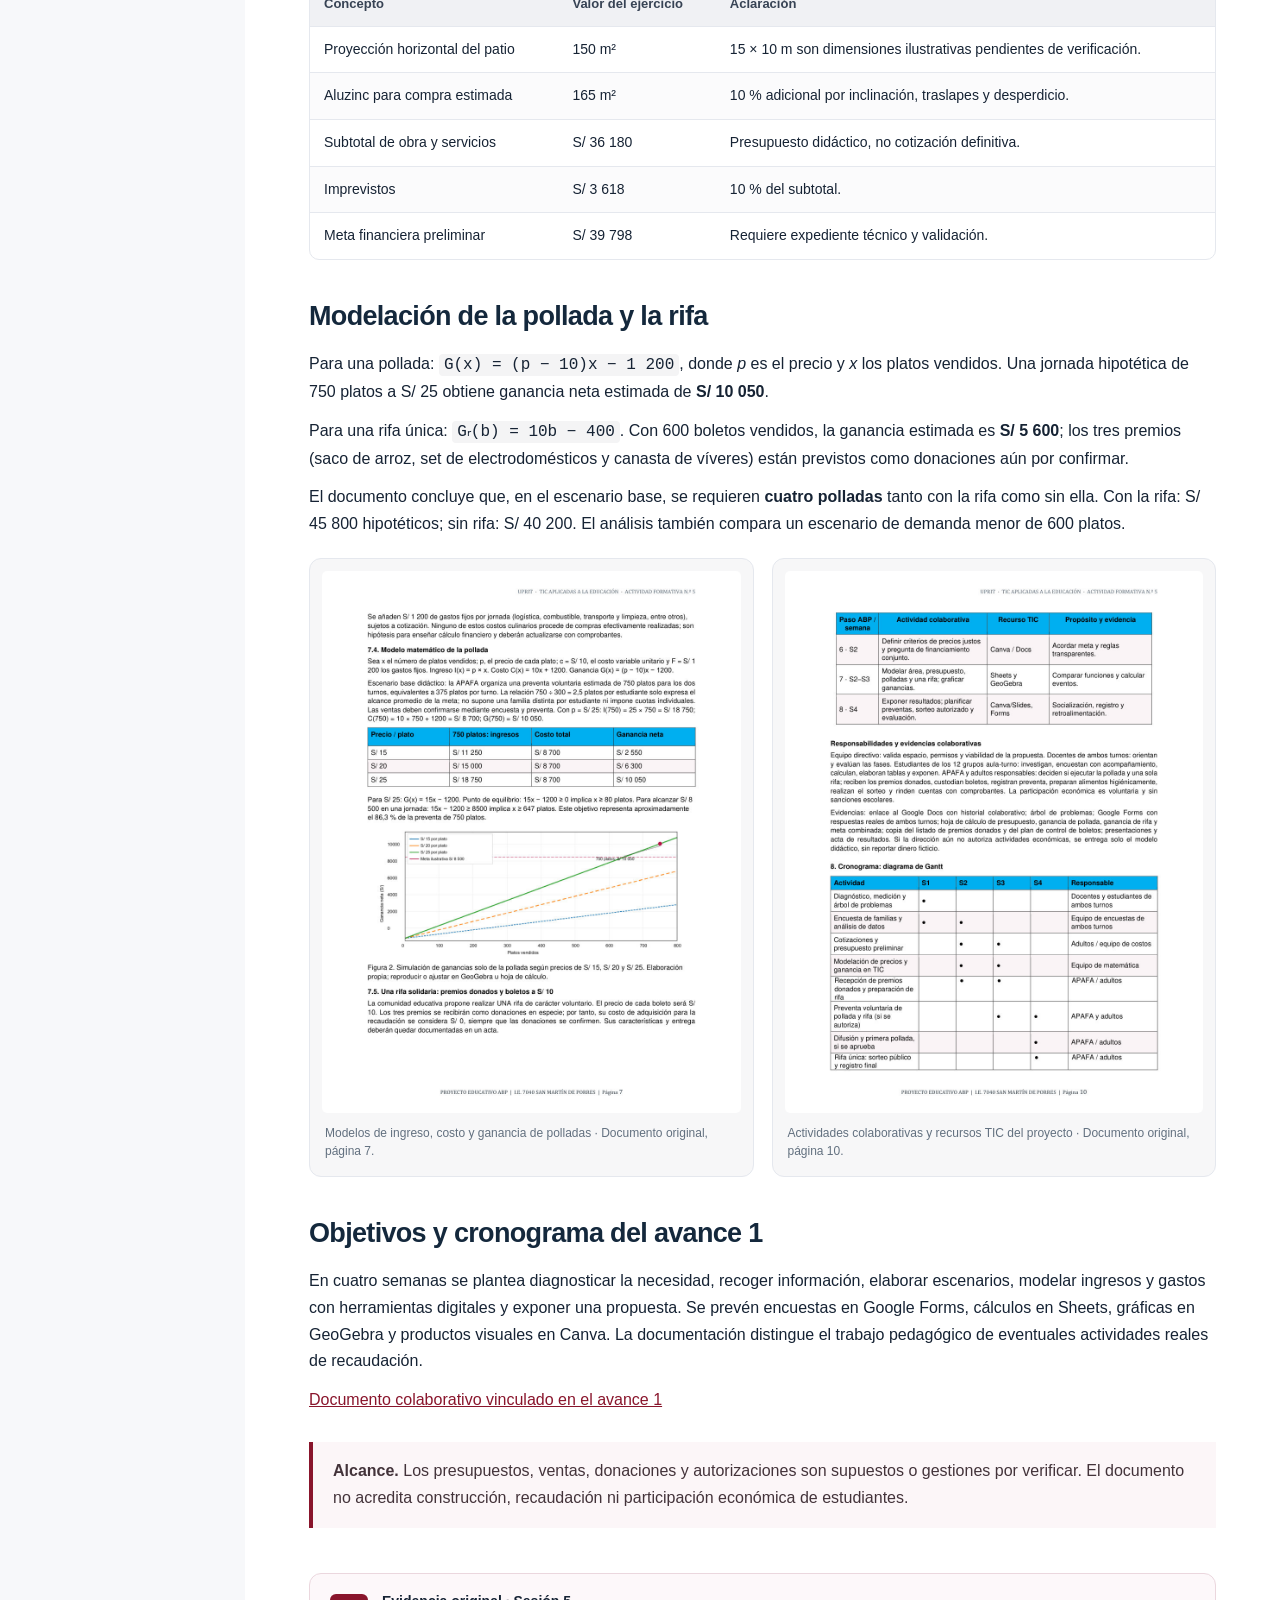
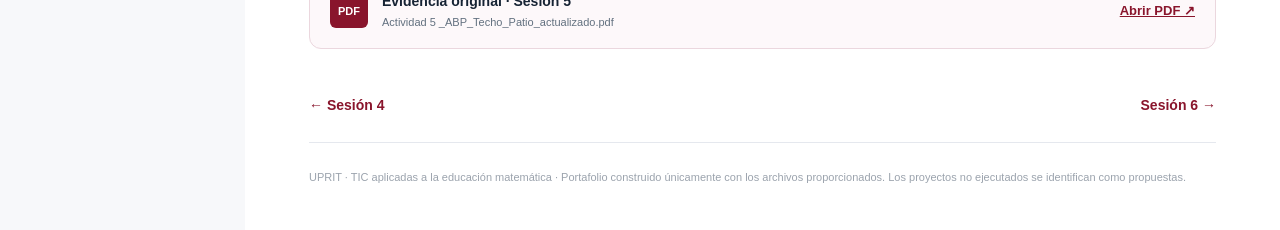
<file: PORTAFOLIO_TIC_GOOGLE_SITES/sesion5.html>
<!DOCTYPE html>
<html lang="es"><head><meta charset="utf-8"><meta name="viewport" content="width=device-width, initial-scale=1"><title>Proyecto ABP: avance 1 · Portafolio TIC</title><link rel="stylesheet" href="estilos.css"><meta name="description" content="Portafolio de evidencias de TIC aplicadas a la Educación Matemática, sesiones 1 a 6."></head>
<body><a href="#main" class="skip">Saltar al contenido</a><header class="top"><a class="brand" href="index.html"><span class="seal">UPRIT</span><span>PORTAFOLIO <b>TIC</b><small>Educación Matemática · VI ciclo</small></span></a><span class="top-right">EVIDENCIAS · 2026</span></header>
<div class="shell"><aside class="side"><div class="side-heading">NAVEGACIÓN</div><nav aria-label="Navegación principal"><a class="navlink " href="index.html" ><span class="navdot"></span>Inicio</a><a class="navlink " href="sesion1.html" ><span class="navdot"></span>Sesión 1</a><a class="navlink " href="sesion2.html" ><span class="navdot"></span>Sesión 2</a><a class="navlink " href="sesion3.html" ><span class="navdot"></span>Sesión 3</a><a class="navlink " href="sesion4.html" ><span class="navdot"></span>Sesión 4</a><a class="navlink selected" href="sesion5.html" aria-current="page"><span class="navdot"></span>Sesión 5</a><a class="navlink " href="sesion6.html" ><span class="navdot"></span>Sesión 6</a><a class="navlink " href="cierre.html" ><span class="navdot"></span>Cierre</a><a class="navlink " href="referencias.html" ><span class="navdot"></span>Referencias</a></nav><div class="side-bottom"><b>Documentación original</b><p>Todos los PDF se incluyen en la carpeta <code>evidencias/</code>. Los enlaces externos provienen de los entregables.</p></div></aside>
<main id="main"><div class="eyebrow">UNIDAD II · SESIÓN 5</div><h1>Proyecto ABP: avance 1</h1><p class="subtitle">«Matemática para techar nuestro patio escolar»</p><div class="accentline"></div><article>
<div class="stat-strip"><div><small>PATIO</small><b>150 m²</b></div><div><small>BENEFICIARIOS</small><b>300 estudiantes</b></div><div><small>META PRELIMINAR</small><b>S/ 39 798</b></div></div>
<h2>Situación problemática</h2><p>La I.E. N.º 7040 «San Martín de Porres» del CPR Guayabo, Pachacámac, plantea estudiar la cobertura metálica con aluzinc de un patio central de 150 m² utilizado por seis aulas en dos turnos. La propuesta vincula el cálculo del área, los presupuestos y las actividades voluntarias de financiamiento con el aprendizaje matemático.</p>
<div class="quote">¿Cómo podemos combinar polladas con precios accesibles (S/ 15 a S/ 25) y una sola rifa de S/ 10 por boleto, con premios donados, para reunir los fondos necesarios para un techo de 150 m², justificando los cálculos con herramientas TIC?</div>
<figure class="source-figure wide"><a href="evidencias/sesion-5.pdf#page=3" target="_blank" rel="noopener"><img loading="lazy" src="imagenes/s5-p3.jpg" alt="Árbol de problemas del patio escolar, elaborado en la actividad 5"></a><figcaption>Árbol de problemas del patio escolar, elaborado en la actividad 5 · Documento original, página 3.</figcaption></figure>
<h2>Datos y presupuestos del modelo</h2>
<div class="scroll-table"><table><thead><tr><th>Concepto</th><th>Valor del ejercicio</th><th>Aclaración</th></tr></thead><tbody>
<tr><td>Proyección horizontal del patio</td><td>150 m²</td><td>15 × 10 m son dimensiones ilustrativas pendientes de verificación.</td></tr>
<tr><td>Aluzinc para compra estimada</td><td>165 m²</td><td>10 % adicional por inclinación, traslapes y desperdicio.</td></tr>
<tr><td>Subtotal de obra y servicios</td><td>S/ 36 180</td><td>Presupuesto didáctico, no cotización definitiva.</td></tr>
<tr><td>Imprevistos</td><td>S/ 3 618</td><td>10 % del subtotal.</td></tr>
<tr><td>Meta financiera preliminar</td><td>S/ 39 798</td><td>Requiere expediente técnico y validación.</td></tr>
</tbody></table></div>
<h2>Modelación de la pollada y la rifa</h2>
<p>Para una pollada: <code>G(x) = (p − 10)x − 1 200</code>, donde <em>p</em> es el precio y <em>x</em> los platos vendidos. Una jornada hipotética de 750 platos a S/ 25 obtiene ganancia neta estimada de <strong>S/ 10 050</strong>.</p>
<p>Para una rifa única: <code>Gᵣ(b) = 10b − 400</code>. Con 600 boletos vendidos, la ganancia estimada es <strong>S/ 5 600</strong>; los tres premios (saco de arroz, set de electrodomésticos y canasta de víveres) están previstos como donaciones aún por confirmar.</p>
<p>El documento concluye que, en el escenario base, se requieren <strong>cuatro polladas</strong> tanto con la rifa como sin ella. Con la rifa: S/ 45 800 hipotéticos; sin rifa: S/ 40 200. El análisis también compara un escenario de demanda menor de 600 platos.</p>
<div class="gallery"><figure class="source-figure "><a href="evidencias/sesion-5.pdf#page=7" target="_blank" rel="noopener"><img loading="lazy" src="imagenes/s5-p7.jpg" alt="Modelos de ingreso, costo y ganancia de polladas"></a><figcaption>Modelos de ingreso, costo y ganancia de polladas · Documento original, página 7.</figcaption></figure><figure class="source-figure "><a href="evidencias/sesion-5.pdf#page=10" target="_blank" rel="noopener"><img loading="lazy" src="imagenes/s5-p10.jpg" alt="Actividades colaborativas y recursos TIC del proyecto"></a><figcaption>Actividades colaborativas y recursos TIC del proyecto · Documento original, página 10.</figcaption></figure></div>
<h2>Objetivos y cronograma del avance 1</h2><p>En cuatro semanas se plantea diagnosticar la necesidad, recoger información, elaborar escenarios, modelar ingresos y gastos con herramientas digitales y exponer una propuesta. Se prevén encuestas en Google Forms, cálculos en Sheets, gráficas en GeoGebra y productos visuales en Canva. La documentación distingue el trabajo pedagógico de eventuales actividades reales de recaudación.</p>
<p><a target="_blank" rel="noopener noreferrer" href="https://docs.google.com/document/d/1x3kGro8WytjTD5zSKI3XvHO78IUWl6g8P1FKnQPO0oY/edit?tab=t.0">Documento colaborativo vinculado en el avance 1</a></p>
<div class="callout"><strong>Alcance.</strong> Los presupuestos, ventas, donaciones y autorizaciones son supuestos o gestiones por verificar. El documento no acredita construcción, recaudación ni participación económica de estudiantes.</div>
</article><div class="evidence-banner"><span class="file-symbol">PDF</span><div><strong>Evidencia original · Sesión 5</strong><small>Actividad 5 _ABP_Techo_Patio_actualizado.pdf</small></div><a href="evidencias/sesion-5.pdf" target="_blank" rel="noopener">Abrir PDF ↗</a></div><div class="pager"><a href="sesion4.html">← Sesión 4</a><span></span><a href="sesion6.html">Sesión 6 →</a></div><footer>UPRIT · TIC aplicadas a la educación matemática · Portafolio construido únicamente con los archivos proporcionados. Los proyectos no ejecutados se identifican como propuestas.</footer></main></div></body></html>
</file>
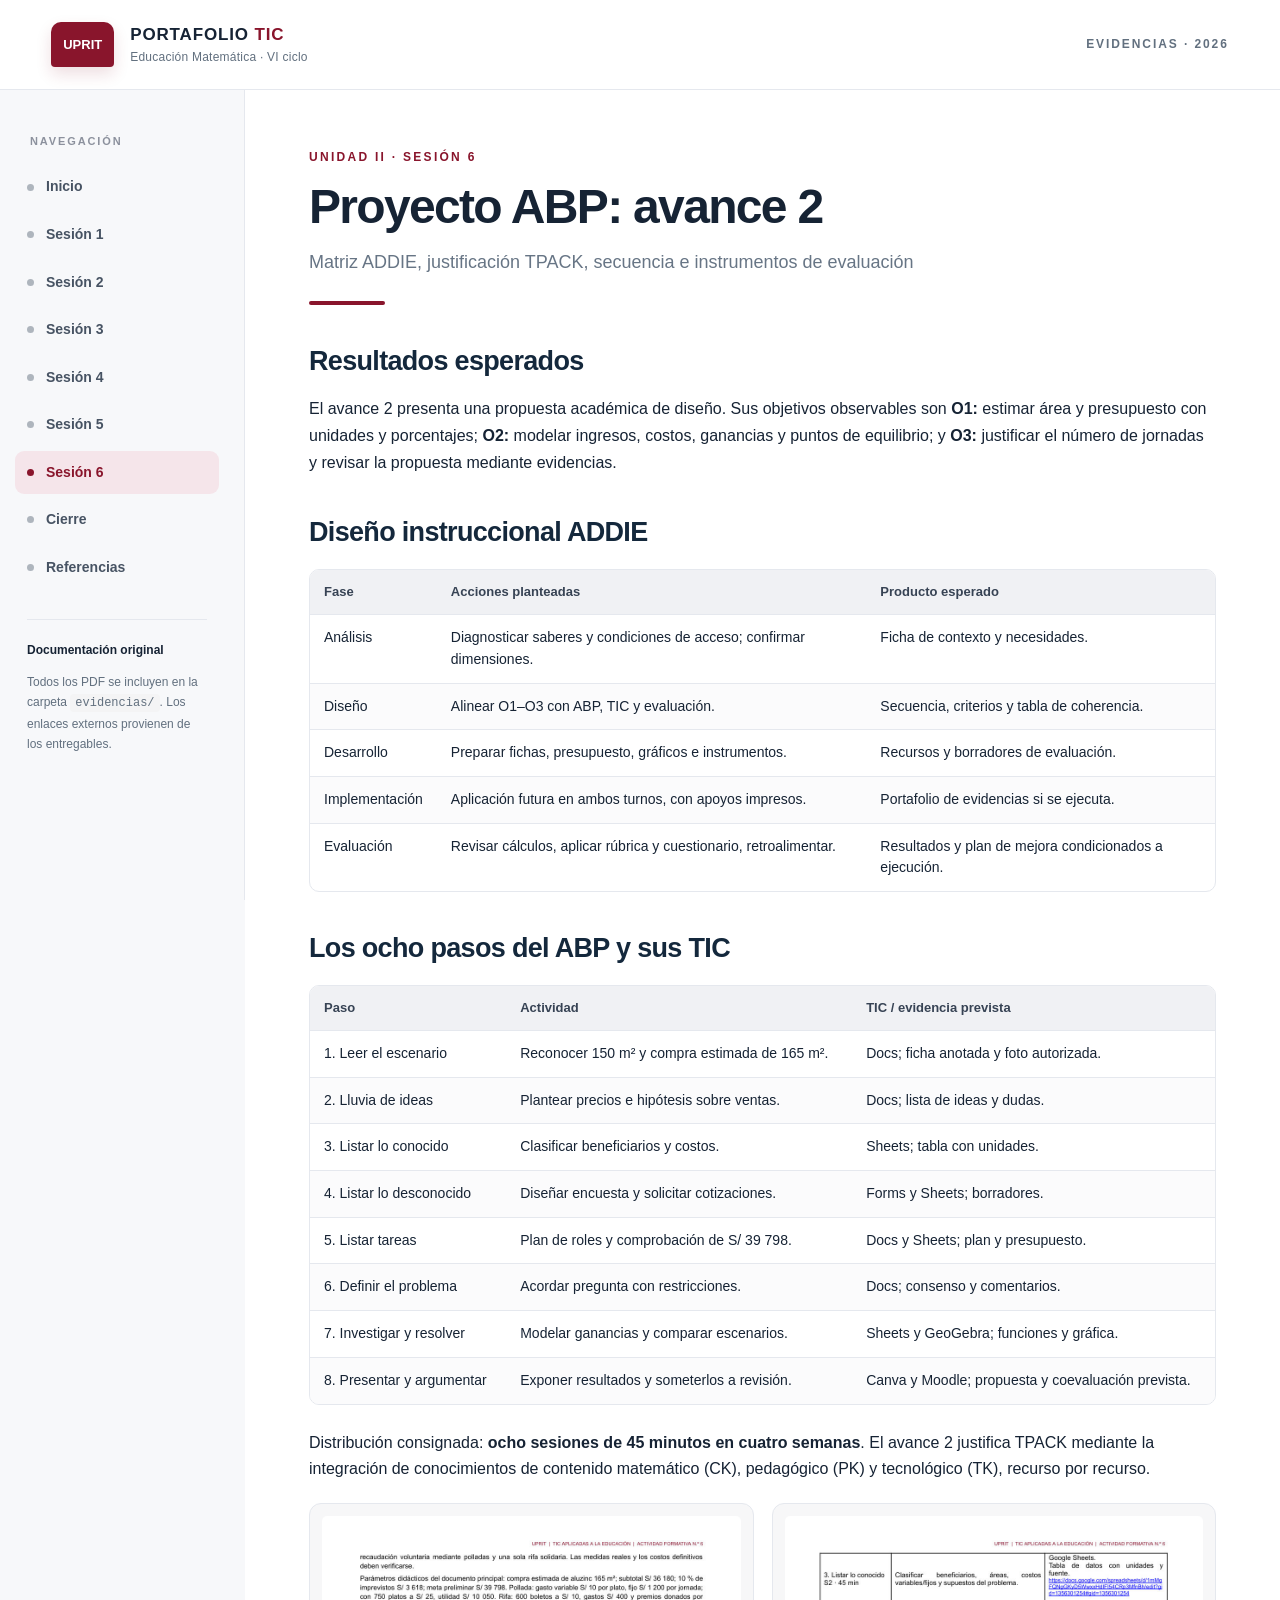
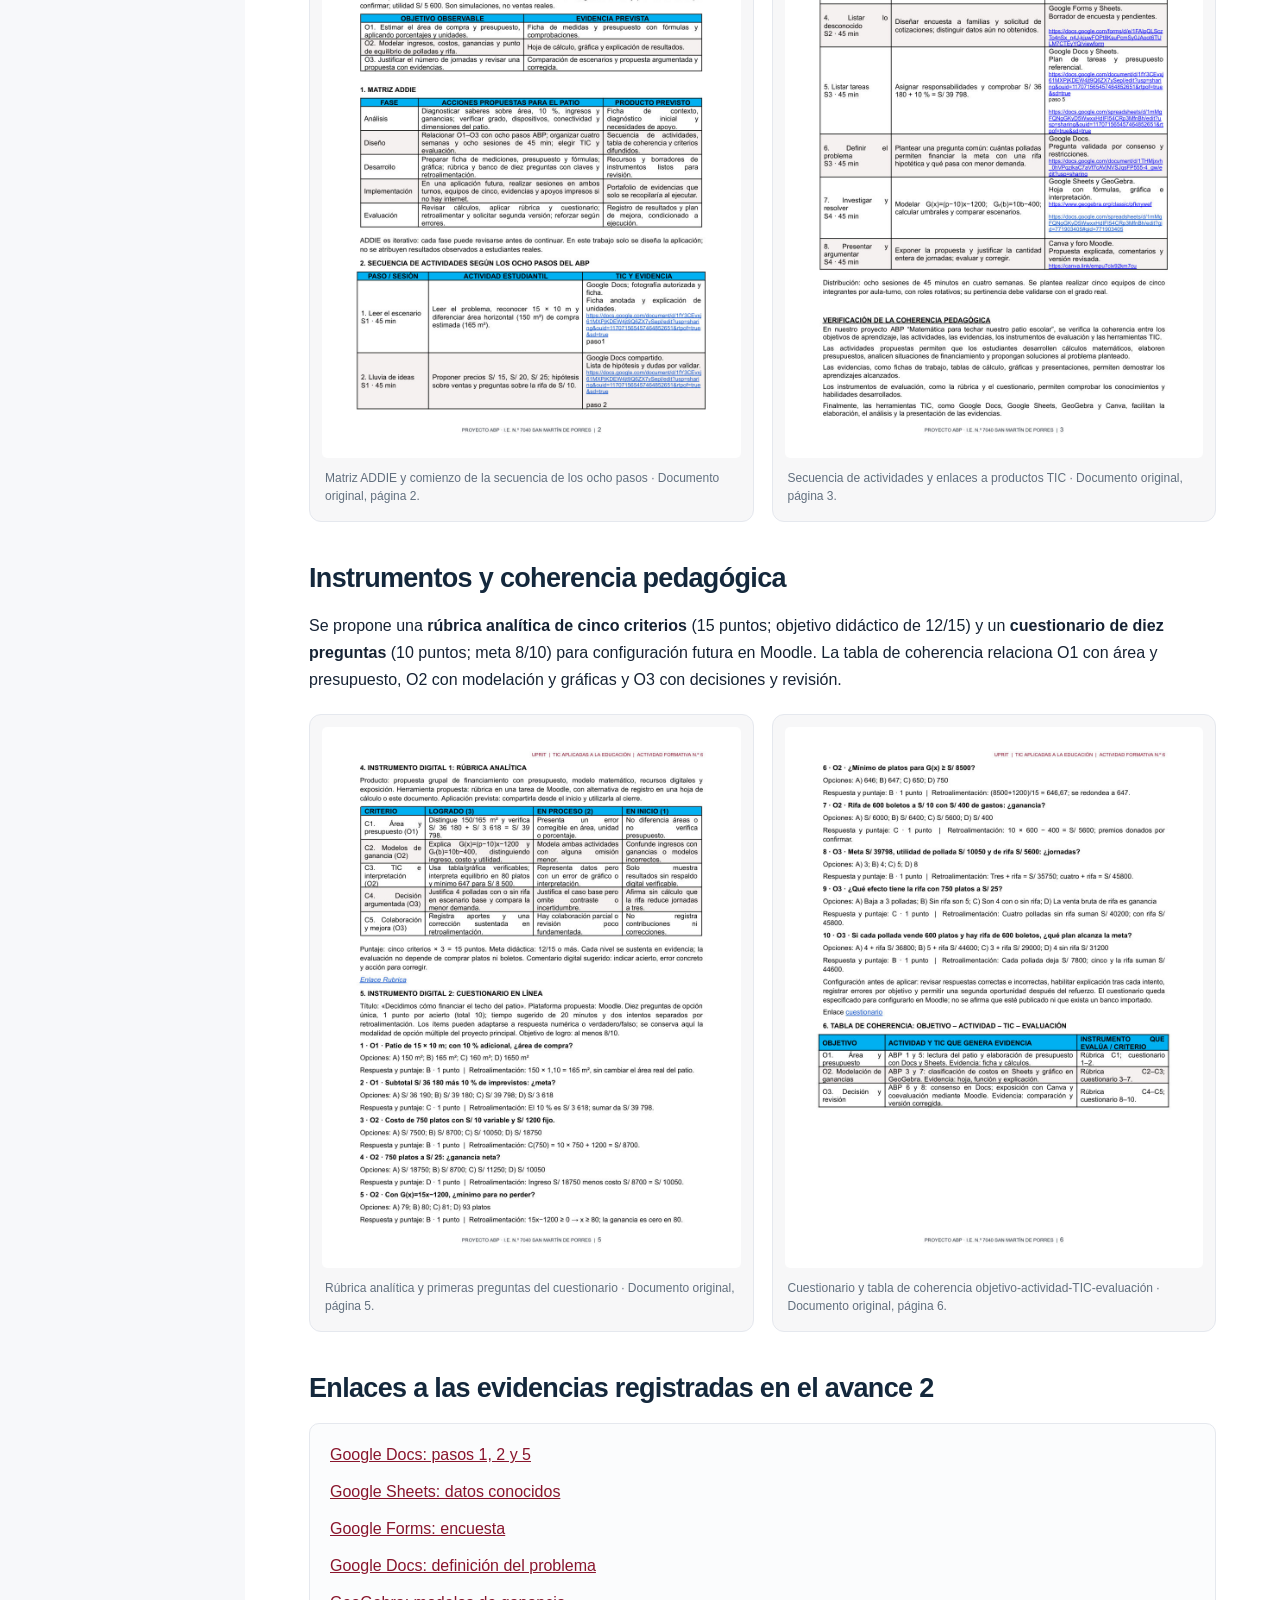
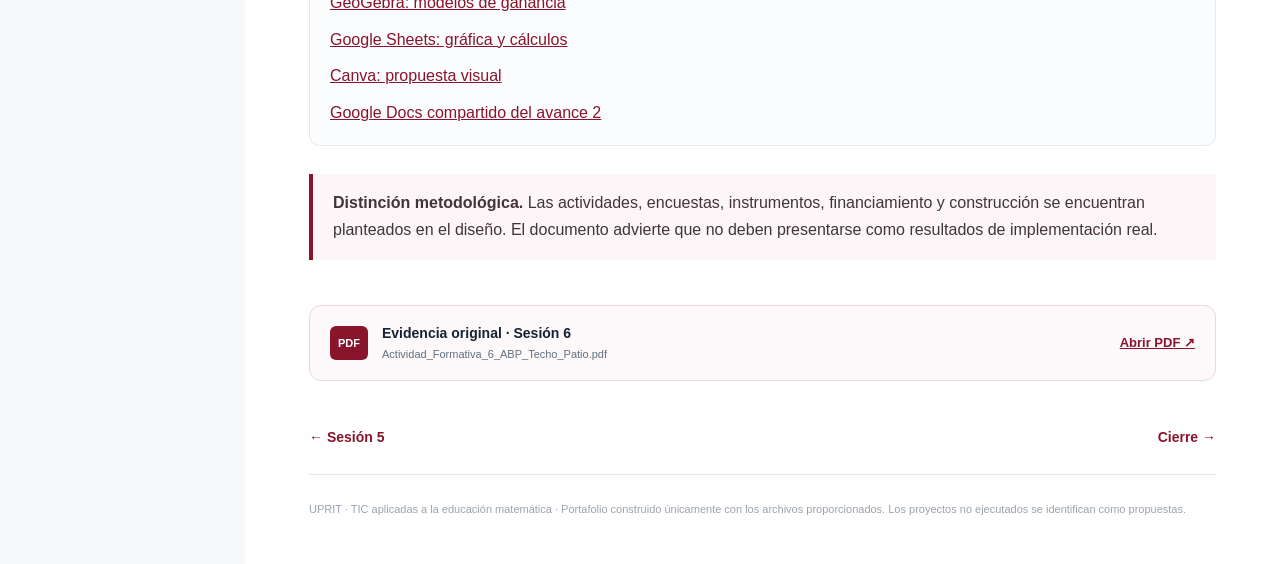
<file: PORTAFOLIO_TIC_GOOGLE_SITES/sesion6.html>
<!DOCTYPE html>
<html lang="es"><head><meta charset="utf-8"><meta name="viewport" content="width=device-width, initial-scale=1"><title>Proyecto ABP: avance 2 · Portafolio TIC</title><link rel="stylesheet" href="estilos.css"><meta name="description" content="Portafolio de evidencias de TIC aplicadas a la Educación Matemática, sesiones 1 a 6."></head>
<body><a href="#main" class="skip">Saltar al contenido</a><header class="top"><a class="brand" href="index.html"><span class="seal">UPRIT</span><span>PORTAFOLIO <b>TIC</b><small>Educación Matemática · VI ciclo</small></span></a><span class="top-right">EVIDENCIAS · 2026</span></header>
<div class="shell"><aside class="side"><div class="side-heading">NAVEGACIÓN</div><nav aria-label="Navegación principal"><a class="navlink " href="index.html" ><span class="navdot"></span>Inicio</a><a class="navlink " href="sesion1.html" ><span class="navdot"></span>Sesión 1</a><a class="navlink " href="sesion2.html" ><span class="navdot"></span>Sesión 2</a><a class="navlink " href="sesion3.html" ><span class="navdot"></span>Sesión 3</a><a class="navlink " href="sesion4.html" ><span class="navdot"></span>Sesión 4</a><a class="navlink " href="sesion5.html" ><span class="navdot"></span>Sesión 5</a><a class="navlink selected" href="sesion6.html" aria-current="page"><span class="navdot"></span>Sesión 6</a><a class="navlink " href="cierre.html" ><span class="navdot"></span>Cierre</a><a class="navlink " href="referencias.html" ><span class="navdot"></span>Referencias</a></nav><div class="side-bottom"><b>Documentación original</b><p>Todos los PDF se incluyen en la carpeta <code>evidencias/</code>. Los enlaces externos provienen de los entregables.</p></div></aside>
<main id="main"><div class="eyebrow">UNIDAD II · SESIÓN 6</div><h1>Proyecto ABP: avance 2</h1><p class="subtitle">Matriz ADDIE, justificación TPACK, secuencia e instrumentos de evaluación</p><div class="accentline"></div><article>
<h2>Resultados esperados</h2><p>El avance 2 presenta una propuesta académica de diseño. Sus objetivos observables son <strong>O1:</strong> estimar área y presupuesto con unidades y porcentajes; <strong>O2:</strong> modelar ingresos, costos, ganancias y puntos de equilibrio; y <strong>O3:</strong> justificar el número de jornadas y revisar la propuesta mediante evidencias.</p>
<h2>Diseño instruccional ADDIE</h2>
<div class="scroll-table"><table><thead><tr><th>Fase</th><th>Acciones planteadas</th><th>Producto esperado</th></tr></thead><tbody>
<tr><td>Análisis</td><td>Diagnosticar saberes y condiciones de acceso; confirmar dimensiones.</td><td>Ficha de contexto y necesidades.</td></tr>
<tr><td>Diseño</td><td>Alinear O1–O3 con ABP, TIC y evaluación.</td><td>Secuencia, criterios y tabla de coherencia.</td></tr>
<tr><td>Desarrollo</td><td>Preparar fichas, presupuesto, gráficos e instrumentos.</td><td>Recursos y borradores de evaluación.</td></tr>
<tr><td>Implementación</td><td>Aplicación futura en ambos turnos, con apoyos impresos.</td><td>Portafolio de evidencias si se ejecuta.</td></tr>
<tr><td>Evaluación</td><td>Revisar cálculos, aplicar rúbrica y cuestionario, retroalimentar.</td><td>Resultados y plan de mejora condicionados a ejecución.</td></tr>
</tbody></table></div>
<h2>Los ocho pasos del ABP y sus TIC</h2>
<div class="scroll-table"><table><thead><tr><th>Paso</th><th>Actividad</th><th>TIC / evidencia prevista</th></tr></thead><tbody>
<tr><td>1. Leer el escenario</td><td>Reconocer 150 m² y compra estimada de 165 m².</td><td>Docs; ficha anotada y foto autorizada.</td></tr>
<tr><td>2. Lluvia de ideas</td><td>Plantear precios e hipótesis sobre ventas.</td><td>Docs; lista de ideas y dudas.</td></tr>
<tr><td>3. Listar lo conocido</td><td>Clasificar beneficiarios y costos.</td><td>Sheets; tabla con unidades.</td></tr>
<tr><td>4. Listar lo desconocido</td><td>Diseñar encuesta y solicitar cotizaciones.</td><td>Forms y Sheets; borradores.</td></tr>
<tr><td>5. Listar tareas</td><td>Plan de roles y comprobación de S/ 39 798.</td><td>Docs y Sheets; plan y presupuesto.</td></tr>
<tr><td>6. Definir el problema</td><td>Acordar pregunta con restricciones.</td><td>Docs; consenso y comentarios.</td></tr>
<tr><td>7. Investigar y resolver</td><td>Modelar ganancias y comparar escenarios.</td><td>Sheets y GeoGebra; funciones y gráfica.</td></tr>
<tr><td>8. Presentar y argumentar</td><td>Exponer resultados y someterlos a revisión.</td><td>Canva y Moodle; propuesta y coevaluación prevista.</td></tr>
</tbody></table></div>
<p>Distribución consignada: <strong>ocho sesiones de 45 minutos en cuatro semanas</strong>. El avance 2 justifica TPACK mediante la integración de conocimientos de contenido matemático (CK), pedagógico (PK) y tecnológico (TK), recurso por recurso.</p>
<div class="gallery"><figure class="source-figure "><a href="evidencias/sesion-6.pdf#page=2" target="_blank" rel="noopener"><img loading="lazy" src="imagenes/s6-p2.jpg" alt="Matriz ADDIE y comienzo de la secuencia de los ocho pasos"></a><figcaption>Matriz ADDIE y comienzo de la secuencia de los ocho pasos · Documento original, página 2.</figcaption></figure><figure class="source-figure "><a href="evidencias/sesion-6.pdf#page=3" target="_blank" rel="noopener"><img loading="lazy" src="imagenes/s6-p3.jpg" alt="Secuencia de actividades y enlaces a productos TIC"></a><figcaption>Secuencia de actividades y enlaces a productos TIC · Documento original, página 3.</figcaption></figure></div>
<h2>Instrumentos y coherencia pedagógica</h2><p>Se propone una <strong>rúbrica analítica de cinco criterios</strong> (15 puntos; objetivo didáctico de 12/15) y un <strong>cuestionario de diez preguntas</strong> (10 puntos; meta 8/10) para configuración futura en Moodle. La tabla de coherencia relaciona O1 con área y presupuesto, O2 con modelación y gráficas y O3 con decisiones y revisión.</p>
<div class="gallery"><figure class="source-figure "><a href="evidencias/sesion-6.pdf#page=5" target="_blank" rel="noopener"><img loading="lazy" src="imagenes/s6-p5.jpg" alt="Rúbrica analítica y primeras preguntas del cuestionario"></a><figcaption>Rúbrica analítica y primeras preguntas del cuestionario · Documento original, página 5.</figcaption></figure><figure class="source-figure "><a href="evidencias/sesion-6.pdf#page=6" target="_blank" rel="noopener"><img loading="lazy" src="imagenes/s6-p6.jpg" alt="Cuestionario y tabla de coherencia objetivo-actividad-TIC-evaluación"></a><figcaption>Cuestionario y tabla de coherencia objetivo-actividad-TIC-evaluación · Documento original, página 6.</figcaption></figure></div>
<h2>Enlaces a las evidencias registradas en el avance 2</h2>
<div class="link-list"><p><a target="_blank" rel="noopener noreferrer" href="https://docs.google.com/document/d/1fY3CEvxj61MXPjKDEW4jt9Q6ZX7ySepl/edit?usp=sharing&amp;ouid=117071565457464852651&amp;rtpof=true&amp;sd=true">Google Docs: pasos 1, 2 y 5</a></p><p><a target="_blank" rel="noopener noreferrer" href="https://docs.google.com/spreadsheets/d/1mMgFQNgGKyD5WwxxHdIFI54CRp3MfnBh/edit?gid=1356301254#gid=1356301254">Google Sheets: datos conocidos</a></p><p><a target="_blank" rel="noopener noreferrer" href="https://docs.google.com/forms/d/e/1FAIpQLSczTo4nSx_n4J-kjuwFOPt8KsuPcmSy0JAoot6TULM7CTEyYQ/viewform">Google Forms: encuesta</a></p><p><a target="_blank" rel="noopener noreferrer" href="https://docs.google.com/document/d/1THMjxvh_0hVPqzikaC7aVf7cAVjNVSJqsFP555-4_gw/edit?usp=sharing">Google Docs: definición del problema</a></p><p><a target="_blank" rel="noopener noreferrer" href="https://www.geogebra.org/classic/pfknywef">GeoGebra: modelos de ganancia</a></p><p><a target="_blank" rel="noopener noreferrer" href="https://docs.google.com/spreadsheets/d/1mMgFQNgGKyD5WwxxHdIFI54CRp3MfnBh/edit?gid=771903405#gid=771903405">Google Sheets: gráfica y cálculos</a></p><p><a target="_blank" rel="noopener noreferrer" href="https://canva.link/empu7clx92km7cu">Canva: propuesta visual</a></p><p><a target="_blank" rel="noopener noreferrer" href="https://docs.google.com/document/d/1olShltlNPOgl-0IXxYVMvkgFgXmcMtsG/edit?usp=sharing&amp;ouid=117071565457464852651&amp;rtpof=true&amp;sd=true">Google Docs compartido del avance 2</a></p></div>
<div class="callout"><strong>Distinción metodológica.</strong> Las actividades, encuestas, instrumentos, financiamiento y construcción se encuentran planteados en el diseño. El documento advierte que no deben presentarse como resultados de implementación real.</div>
</article><div class="evidence-banner"><span class="file-symbol">PDF</span><div><strong>Evidencia original · Sesión 6</strong><small>Actividad_Formativa_6_ABP_Techo_Patio.pdf</small></div><a href="evidencias/sesion-6.pdf" target="_blank" rel="noopener">Abrir PDF ↗</a></div><div class="pager"><a href="sesion5.html">← Sesión 5</a><span></span><a href="cierre.html">Cierre →</a></div><footer>UPRIT · TIC aplicadas a la educación matemática · Portafolio construido únicamente con los archivos proporcionados. Los proyectos no ejecutados se identifican como propuestas.</footer></main></div></body></html>
</file>
<file: PORTAFOLIO_TIC_GOOGLE_SITES/estilos.css>
:root{--wine:#89152c;--wine-d:#5e0b20;--ink:#162334;--muted:#62707f;--line:#e5e8ee;--paper:#f7f8fa;--amber:#ffcf9d;--teal:#e9f4f1}*{box-sizing:border-box}html{scroll-behavior:smooth}body{margin:0;background:var(--paper);font:16px/1.68 'Segoe UI',Arial,Helvetica,sans-serif;color:var(--ink)}a{color:var(--wine)}.skip{position:absolute;left:-9999px}.skip:focus{left:18px;top:6px;z-index:10;background:white;padding:8px}.top{height:90px;padding:15px 4%;background:#fff;border-bottom:1px solid var(--line);display:flex;align-items:center;justify-content:space-between;position:sticky;top:0;z-index:5}.brand{display:flex;align-items:center;gap:16px;text-decoration:none;color:var(--ink);font-size:17px;letter-spacing:.05em;font-weight:750;line-height:1.2}.brand small{display:block;font-size:12px;letter-spacing:.02em;font-weight:450;color:var(--muted);margin-top:5px}.brand b{color:var(--wine)}.seal{color:white;background:var(--wine);font-size:13px;letter-spacing:0;border-radius:10px 10px 4px 4px;padding:15px 12px;box-shadow:0 7px 16px #89152c24}.top-right{font-size:12px;letter-spacing:.16em;font-weight:bold;color:var(--muted)}.shell{width:min(1400px,100%);margin:0 auto;display:grid;grid-template-columns:245px minmax(0,1fr);gap:0}.side{padding:42px 25px 30px 15px;border-right:1px solid var(--line);position:sticky;top:90px;align-self:start;height:calc(100vh - 90px);overflow-y:auto}.side-heading{font-size:11px;letter-spacing:.17em;color:#8c919d;margin:0 15px 15px;font-weight:800}.navlink{display:flex;align-items:center;gap:12px;text-decoration:none;color:#475363;padding:10px 12px;margin-bottom:4px;border-radius:9px;font-size:14px;font-weight:600}.navlink:hover{background:#eeeaf0;color:var(--wine)}.navlink.selected{color:var(--wine);background:#f5e5ea}.navdot{width:7px;height:7px;flex:0 0 7px;border-radius:50%;background:#aeb5bd}.selected .navdot{background:var(--wine)}.side-bottom{border-top:1px solid var(--line);margin:30px 12px;padding-top:20px;color:var(--muted);font-size:12px}.side-bottom b{color:var(--ink)}main{min-width:0;padding:57px clamp(22px,5vw,77px) 30px;background:white;min-height:calc(100vh - 90px)}.eyebrow{color:var(--wine);font-size:12px;font-weight:800;letter-spacing:.19em;text-transform:uppercase}h1{font-size:clamp(30px,4vw,48px);line-height:1.16;letter-spacing:-.035em;margin:12px 0 12px;max-width:880px}h2{font-size:clamp(20px,2.3vw,27px);line-height:1.25;letter-spacing:-.025em;color:#14283c;margin:40px 0 17px}h3{font-size:17px;margin:6px 0;color:#203044}p{margin:12px 0;max-width:930px}ul,ol{padding-left:25px}.subtitle{color:#677585;font-size:18px;margin-top:4px;max-width:850px}.accentline{height:4px;width:76px;background:var(--wine);border-radius:3px;margin:24px 0 31px}.lead{font-size:18px}.split{display:grid;grid-template-columns:1fr 310px;gap:30px;align-items:start}.split .source-figure{margin:0}.muted{font-size:14px;color:var(--muted)}.callout{border-left:4px solid var(--wine);padding:16px 20px;background:#fcf6f8;margin:28px 0;color:#43333a}.quote{font-size:19px;line-height:1.65;font-weight:620;color:#521529;border-left:4px solid var(--wine);padding:20px 25px;background:#f9f0f3;margin:25px 0 30px}.cards{display:grid;grid-template-columns:repeat(2,minmax(0,1fr));gap:15px;margin:20px 0}.cards.three{grid-template-columns:repeat(3,minmax(0,1fr))}.tile{display:flex;flex-direction:column;gap:8px;min-height:124px;justify-content:center;text-decoration:none;background:#fff;border:1px solid #e5e5ea;box-shadow:0 5px 16px #10203506;border-radius:12px;padding:20px 22px;color:var(--ink);transition:transform .15s,box-shadow .15s}.tile:hover{transform:translateY(-2px);box-shadow:0 10px 24px #101a2c13}.tile>span{font-size:13px;color:var(--wine);font-weight:900;letter-spacing:.1em}.tile strong{font-size:17px;line-height:1.23}.tile small{color:var(--muted);font-size:13px}.tile.neutral{box-shadow:none;background:#fbf9fa;min-height:auto}.tile.neutral p{font-size:14px;margin:0}.source-figure{margin:25px 0 29px;padding:12px;background:#f7f7f8;border:1px solid var(--line);border-radius:12px;overflow:hidden}.source-figure img{display:block;width:100%;height:auto;max-height:570px;object-fit:contain;object-position:top center;border-radius:5px}.source-figure.wide img{max-height:650px}.source-figure figcaption{font-size:12px;color:var(--muted);margin:11px 3px 4px;line-height:1.5}.gallery{display:grid;grid-template-columns:repeat(2,minmax(0,1fr));gap:18px;align-items:start;margin:20px 0}.gallery .source-figure{margin:0}.timeline{border-left:3px solid #ead6dc;padding-left:24px}.timeline>div{position:relative;padding:2px 0 16px}.timeline>div:before{content:'';position:absolute;width:10px;height:10px;background:var(--wine);border-radius:50%;top:12px;left:-30px}.timeline time{font-size:13px;letter-spacing:.07em;font-weight:bold;color:var(--wine)}.timeline p{margin:5px 0 5px}.scroll-table{width:100%;overflow-x:auto;border:1px solid var(--line);border-radius:10px;margin:19px 0 25px}table{width:100%;border-collapse:collapse;font-size:14px;line-height:1.55}td,th{padding:12px 14px;text-align:left;vertical-align:top;border-bottom:1px solid var(--line)}th{background:#f0f1f4;color:#374354;font-size:13px;font-weight:800}tr:last-child td{border:0}tr:nth-child(even) td{background:#fbfbfc}.stat-strip{display:grid;grid-template-columns:repeat(3,1fr);border:1px solid var(--line);background:#fbf8f9;border-radius:11px;margin:24px 0;overflow:hidden}.stat-strip>div{padding:15px 18px;border-right:1px solid var(--line)}.stat-strip>div:last-child{border:0}.stat-strip small{display:block;font-weight:800;font-size:10px;letter-spacing:.12em;color:var(--wine)}.stat-strip b{display:block;font-size:17px;margin-top:5px;white-space:nowrap}.conclusions li{margin:0 0 12px;padding-left:4px}.references p{padding-left:1.6em;text-indent:-1.6em;margin:13px 0;word-break:break-word;font-size:14px}.evidence-banner{border:1px solid #ebd7de;border-radius:12px;background:#fdf8fa;margin:45px 0 20px;display:flex;gap:14px;align-items:center;padding:16px 20px}.file-symbol{background:var(--wine);color:white;border-radius:6px;font-size:11px;font-weight:800;padding:8px}.evidence-banner div{flex:1}.evidence-banner strong{display:block;font-size:14px}.evidence-banner small{display:block;font-size:11px;color:var(--muted);overflow-wrap:anywhere}.evidence-banner a{white-space:nowrap;font-size:13px;font-weight:750}.link-list{padding:8px 20px;border-radius:10px;border:1px solid var(--line);background:#fbfcfd}.link-list p{margin:10px 0}.pager{display:flex;gap:12px;margin:45px 0 25px;justify-content:space-between}.pager span{flex:1}.pager a{font-size:14px;text-decoration:none;font-weight:750}footer{font-size:11px;color:#9ba3ad;padding:25px 0 15px;border-top:1px solid var(--line);margin-top:25px}code{white-space:normal;background:#f4f4f5;padding:2px 5px;border-radius:4px}.doc-note{color:#6b737c}
@media(max-width:920px){.shell{display:block}.side{position:relative;top:auto;height:auto;border-right:0;border-bottom:1px solid var(--line);padding:12px 14px}.side nav{display:flex;overflow-x:auto;gap:5px}.navlink{white-space:nowrap;margin:0}.side-heading,.side-bottom{display:none}main{padding:34px 22px}.gallery,.split{grid-template-columns:1fr}.split>.source-figure{max-width:460px}}
@media(max-width:600px){.top{height:75px}.top-right{display:none}.cards,.cards.three{grid-template-columns:1fr}.gallery{grid-template-columns:1fr}.stat-strip{grid-template-columns:1fr}.stat-strip>div{border-right:0;border-bottom:1px solid var(--line)}.stat-strip>div:last-child{border:0}.evidence-banner{flex-wrap:wrap}.evidence-banner a{width:100%}.source-figure img{max-height:none}}
@media print{.side,.top,.pager{display:none}.shell{display:block}main{padding:15px}a{color:#111}.source-figure img{max-height:340px}.gallery{break-inside:avoid}}
</file>
